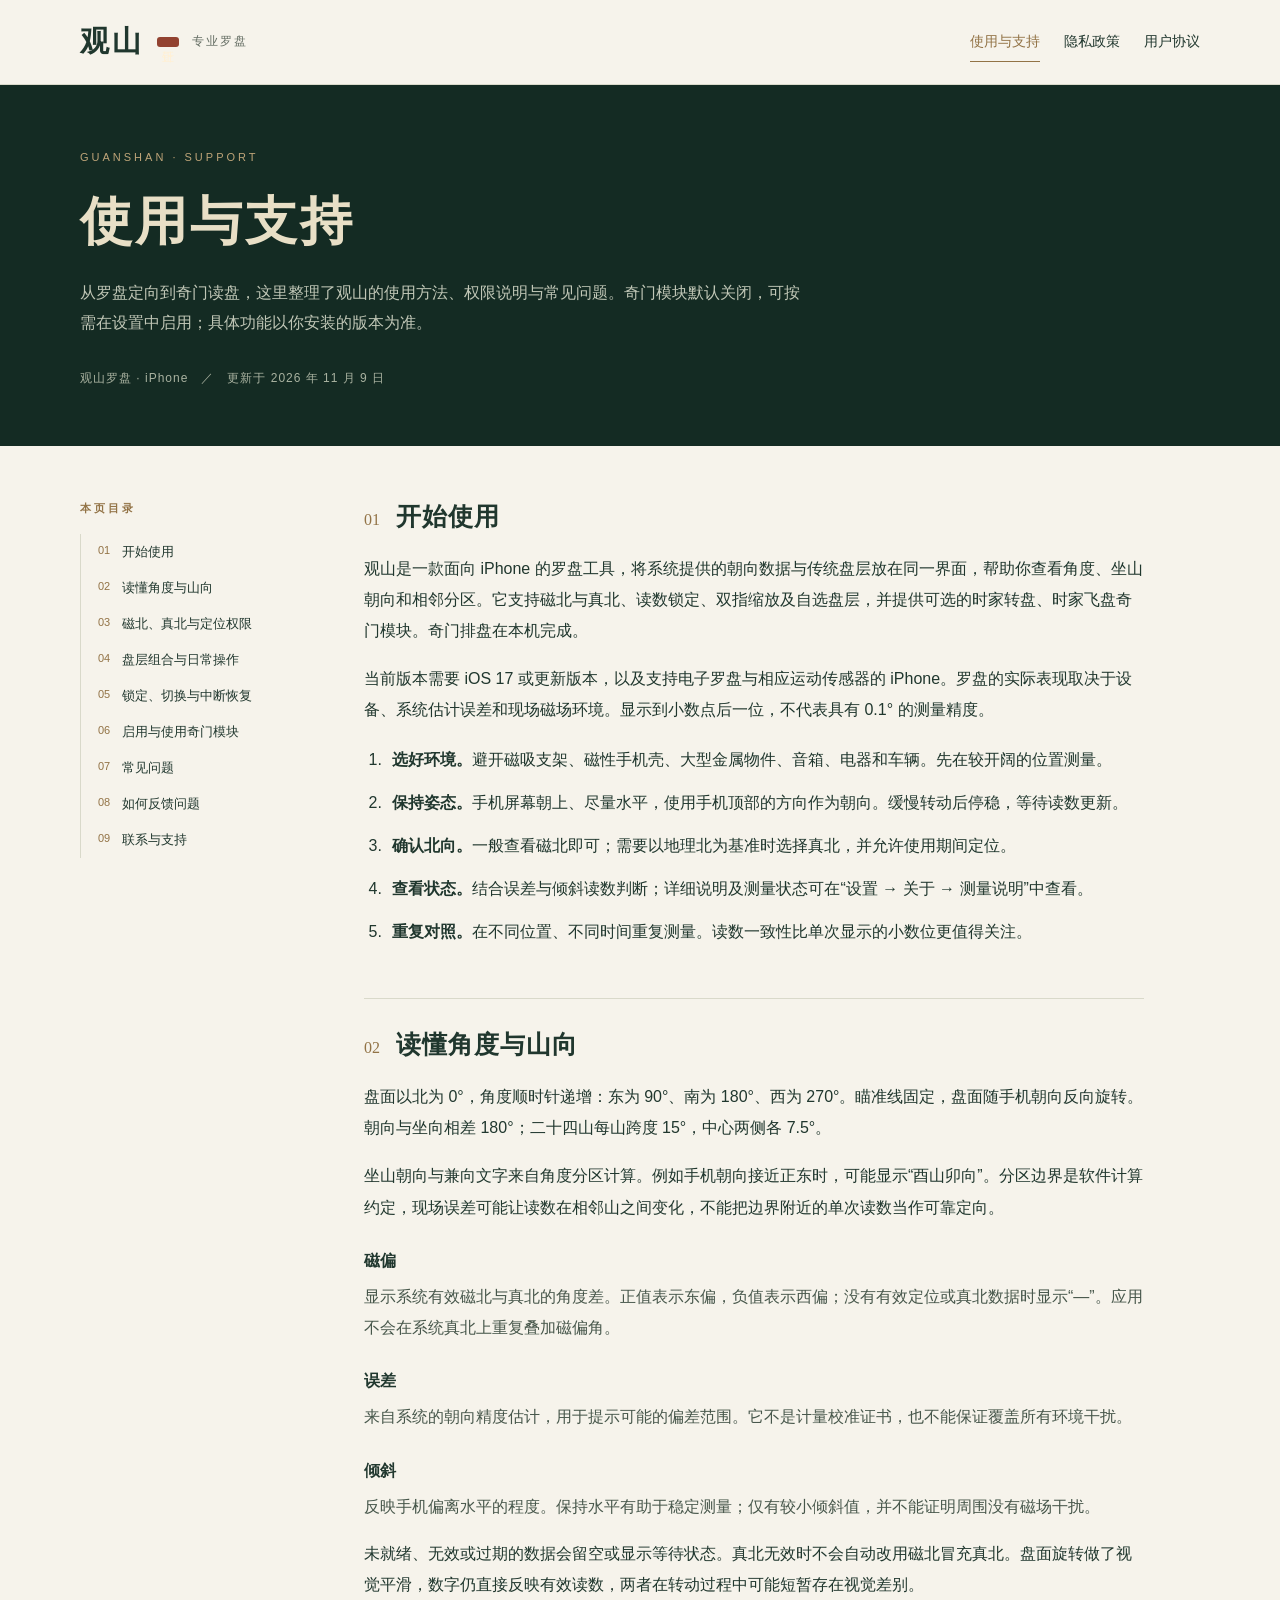
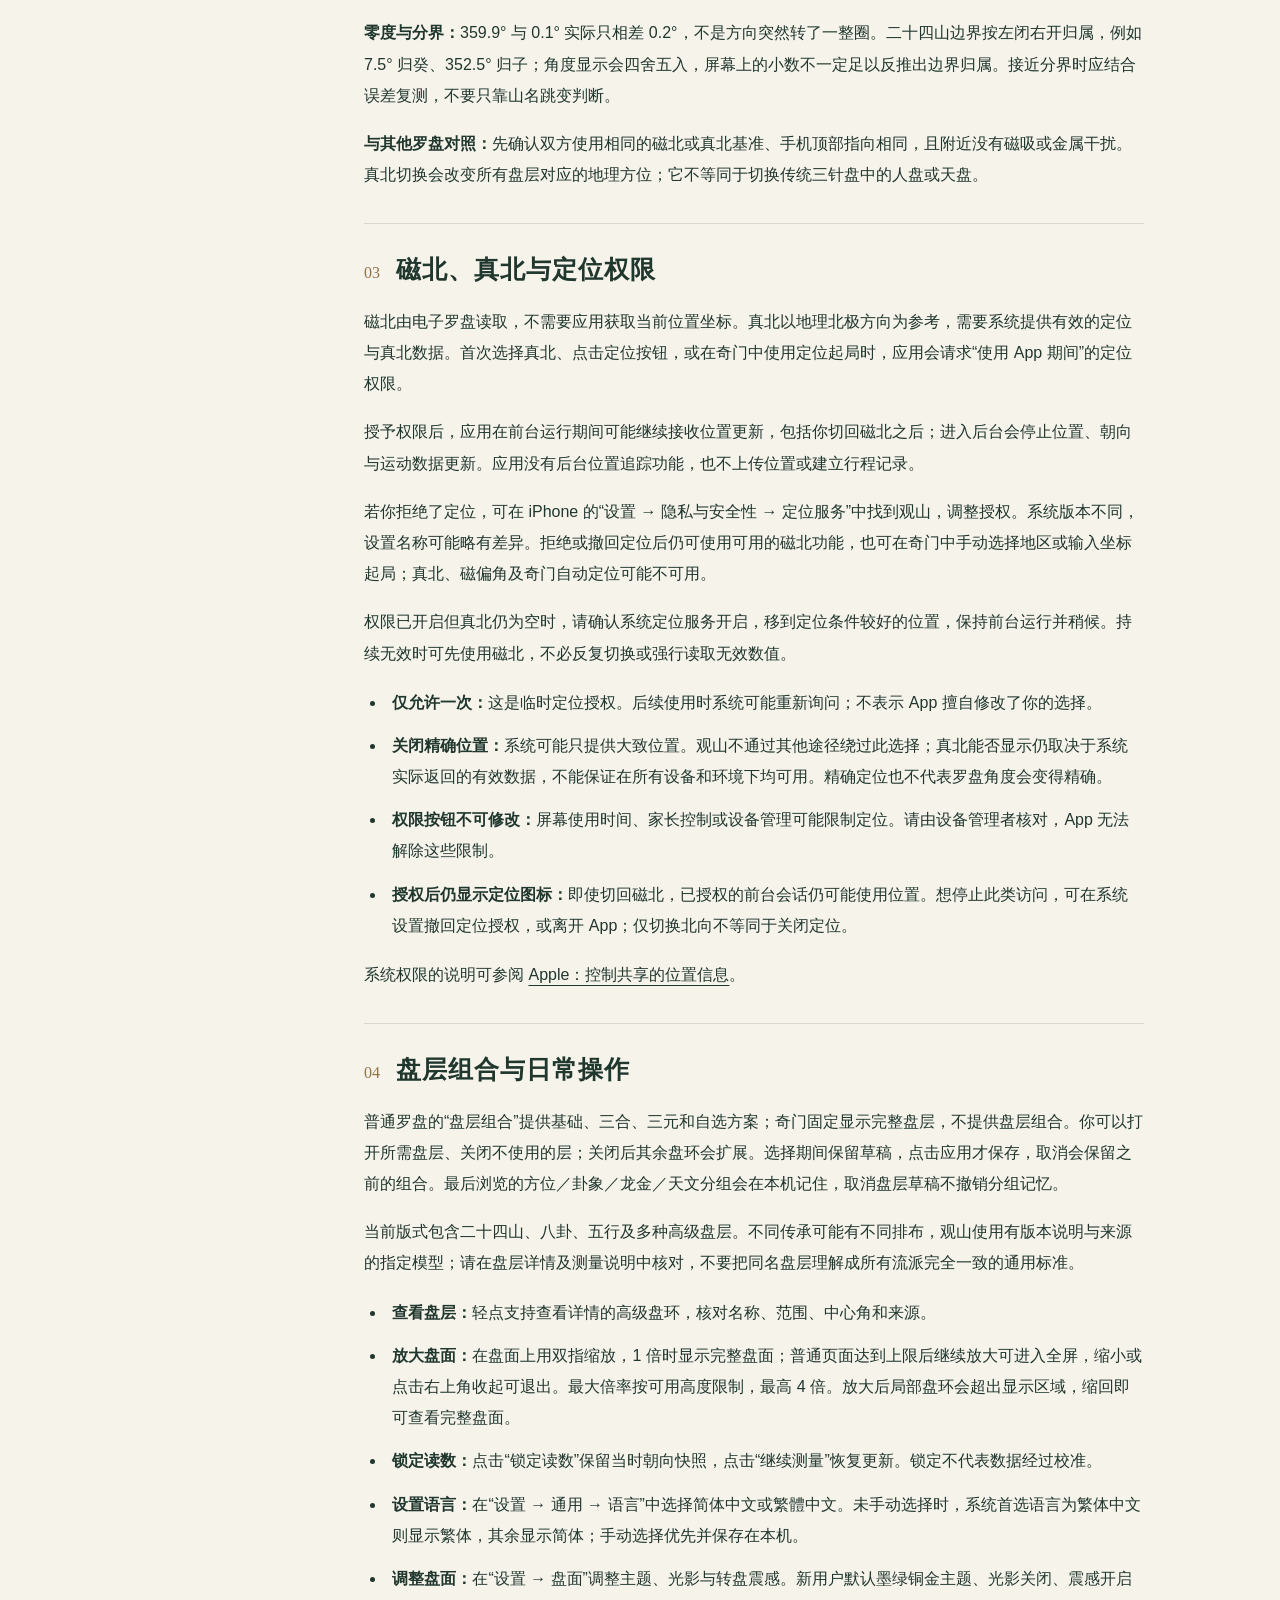
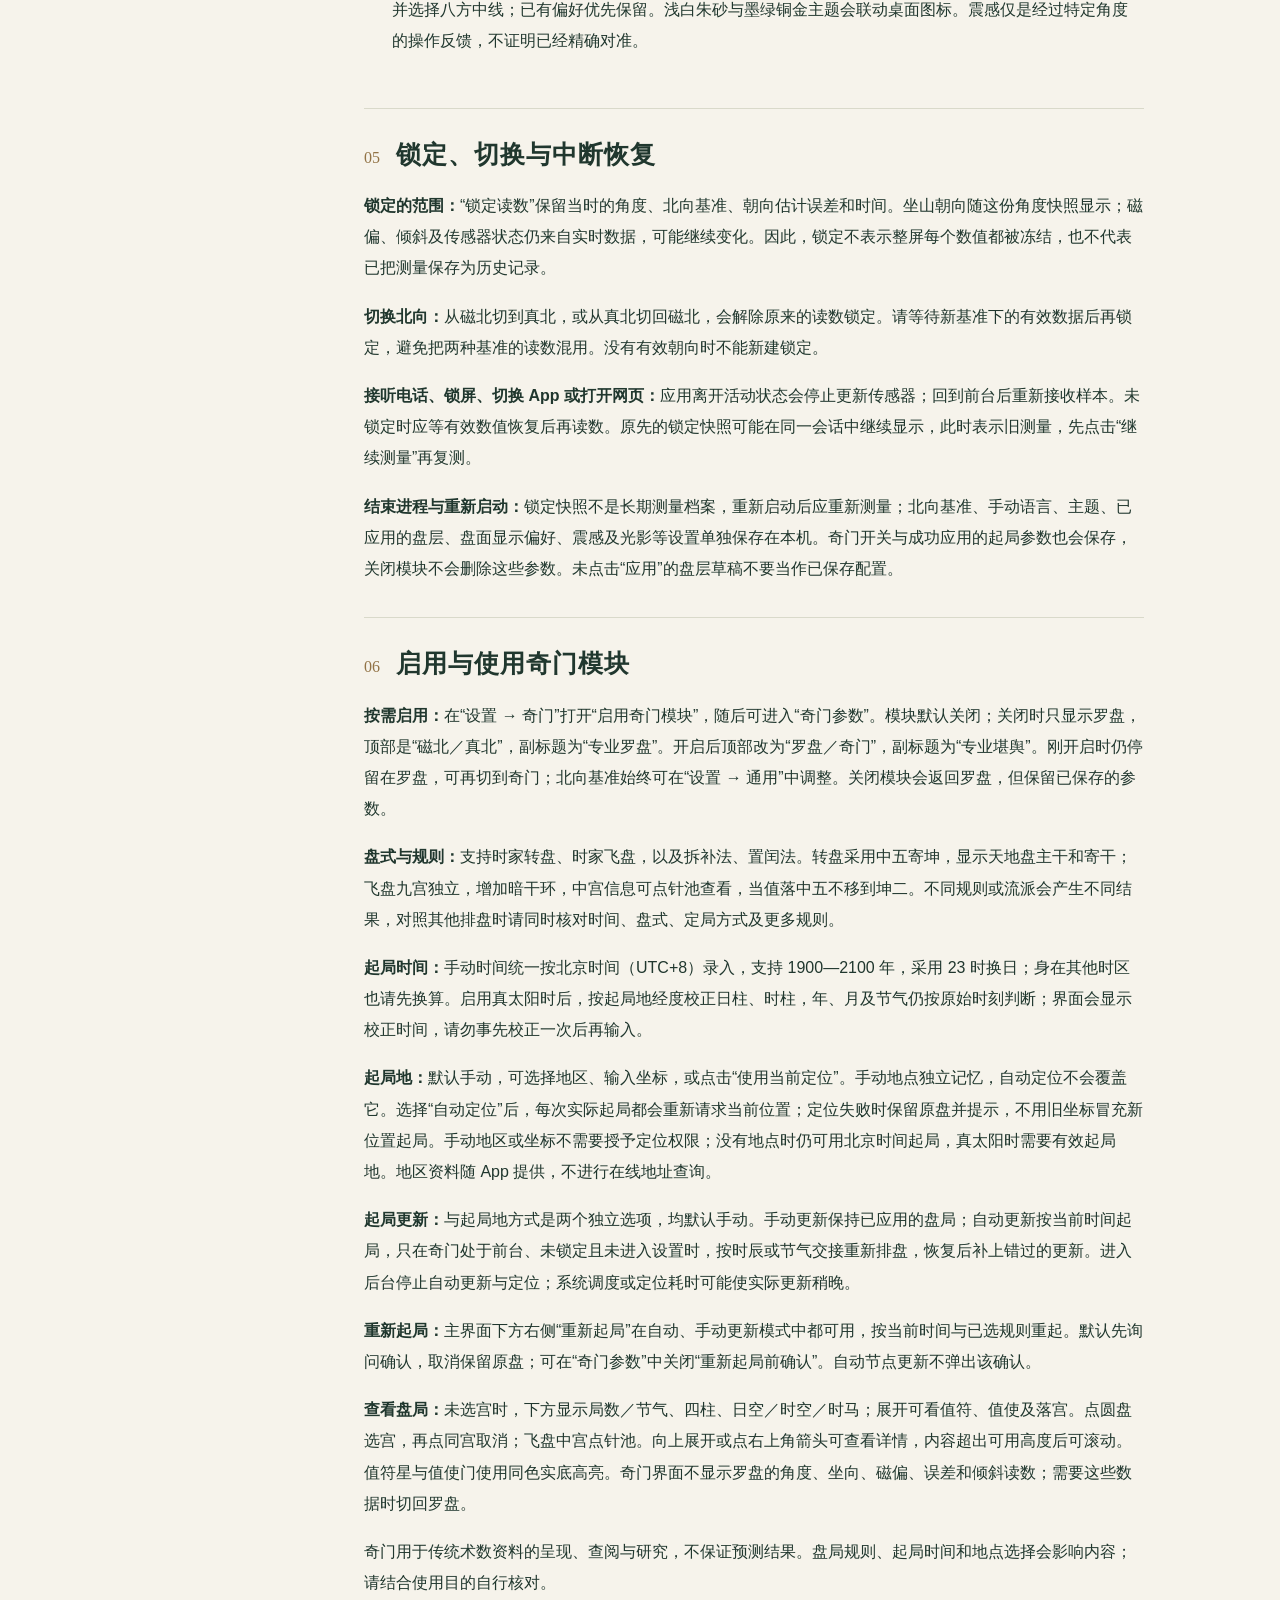
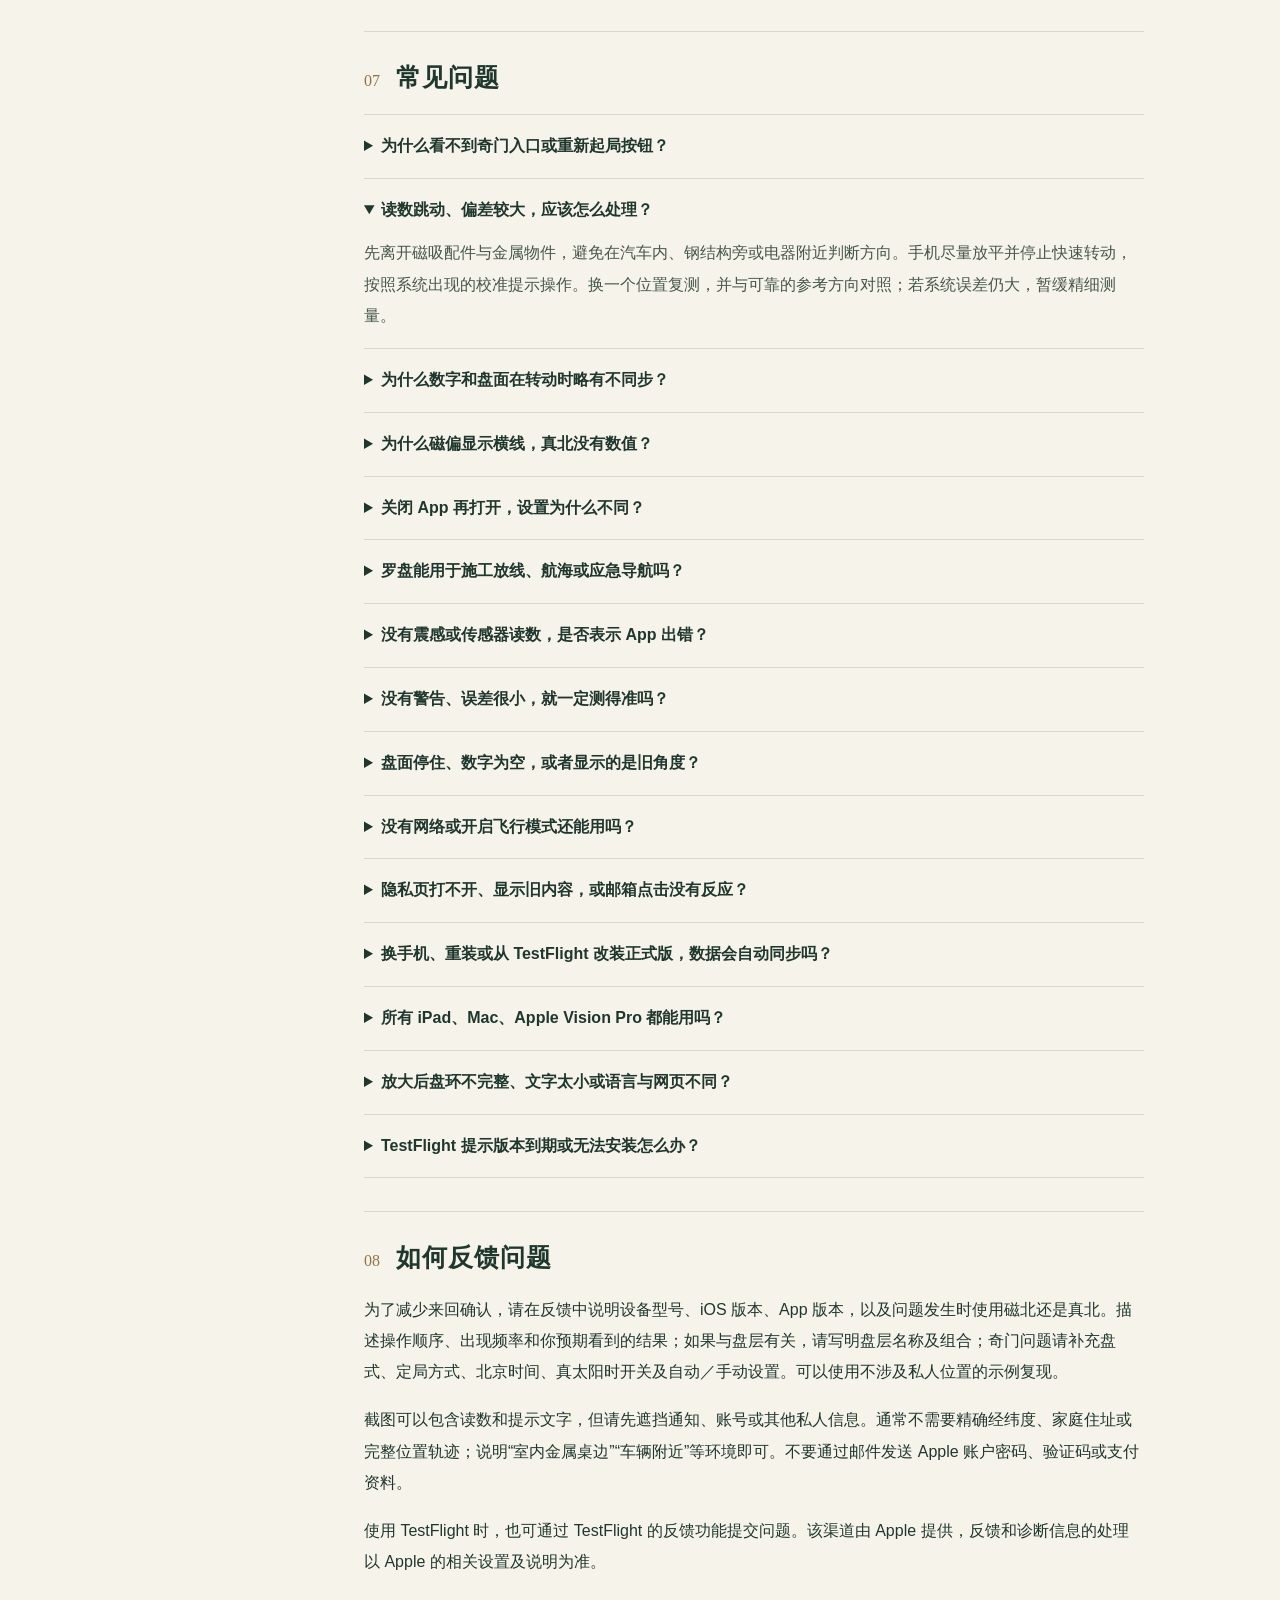
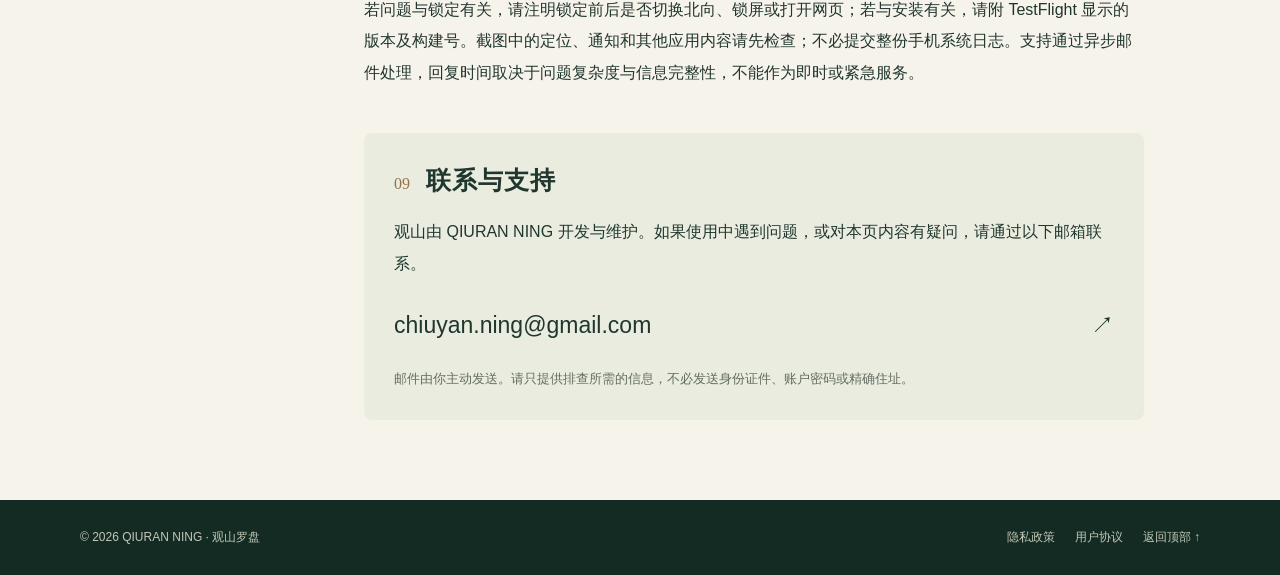
<file: index.html>
<!doctype html>
<html lang="zh-CN"><head><meta charset="utf-8"><meta name="viewport" content="width=device-width,initial-scale=1"><meta name="color-scheme" content="light"><meta name="theme-color" content="#142b23"><meta name="description" content="从罗盘定向到奇门读盘，这里整理了观山的使用方法、权限说明与常见问题。奇门模块默认关闭，可按需在设置中启用；具体功能以你安装的版本为准。"><title>使用与支持 · 观山罗盘</title><link rel="canonical" href="https://chiuyan-dev.github.io/GuanShan-site/"><link rel="stylesheet" href="style.css"><link rel="icon" href="favicon.svg" type="image/svg+xml"></head>
<body id="top"><a class="skip" href="#content">跳到正文</a><header class="masthead"><a class="brand" href="index.html" aria-label="观山罗盘支持首页"><strong>观山</strong><span class="seal" aria-hidden="true">正针</span><small>专业罗盘</small></a><nav class="nav" aria-label="页面导航"><a href="index.html" aria-current="page">使用与支持</a><a href="privacy.html">隐私政策</a><a href="terms.html">用户协议</a></nav></header><div class="hero"><p class="eyebrow">GUANSHAN · SUPPORT</p><h1>使用与支持</h1><p class="intro">从罗盘定向到奇门读盘，这里整理了观山的使用方法、权限说明与常见问题。奇门模块默认关闭，可按需在设置中启用；具体功能以你安装的版本为准。</p><div class="meta">观山罗盘 · iPhone　／　更新于 2026 年 11 月 9 日</div></div><main class="layout" id="content"><aside class="toc"><h2>本页目录</h2><nav aria-label="本页目录"><ol><li><a href="#start"><span>01</span>开始使用</a></li><li><a href="#readings"><span>02</span>读懂角度与山向</a></li><li><a href="#north"><span>03</span>磁北、真北与定位权限</a></li><li><a href="#layers"><span>04</span>盘层组合与日常操作</a></li><li><a href="#sessions"><span>05</span>锁定、切换与中断恢复</a></li><li><a href="#qimen"><span>06</span>启用与使用奇门模块</a></li><li><a href="#questions"><span>07</span>常见问题</a></li><li><a href="#feedback"><span>08</span>如何反馈问题</a></li><li><a href="#contact"><span>09</span>联系与支持</a></li></ol></nav></aside><article class="article" aria-label="使用与支持"><section class="section " id="start" aria-labelledby="heading-start"><div class="section-head"><span class="number" aria-hidden="true">01</span><h2 id="heading-start">开始使用</h2></div><p>观山是一款面向 iPhone 的罗盘工具，将系统提供的朝向数据与传统盘层放在同一界面，帮助你查看角度、坐山朝向和相邻分区。它支持磁北与真北、读数锁定、双指缩放及自选盘层，并提供可选的时家转盘、时家飞盘奇门模块。奇门排盘在本机完成。</p><p>当前版本需要 iOS 17 或更新版本，以及支持电子罗盘与相应运动传感器的 iPhone。罗盘的实际表现取决于设备、系统估计误差和现场磁场环境。显示到小数点后一位，不代表具有 0.1° 的测量精度。</p><ol><li><strong>选好环境。</strong>避开磁吸支架、磁性手机壳、大型金属物件、音箱、电器和车辆。先在较开阔的位置测量。</li><li><strong>保持姿态。</strong>手机屏幕朝上、尽量水平，使用手机顶部的方向作为朝向。缓慢转动后停稳，等待读数更新。</li><li><strong>确认北向。</strong>一般查看磁北即可；需要以地理北为基准时选择真北，并允许使用期间定位。</li><li><strong>查看状态。</strong>结合误差与倾斜读数判断；详细说明及测量状态可在“设置 → 关于 → 测量说明”中查看。</li><li><strong>重复对照。</strong>在不同位置、不同时间重复测量。读数一致性比单次显示的小数位更值得关注。</li></ol></section><section class="section " id="readings" aria-labelledby="heading-readings"><div class="section-head"><span class="number" aria-hidden="true">02</span><h2 id="heading-readings">读懂角度与山向</h2></div><p>盘面以北为 0°，角度顺时针递增：东为 90°、南为 180°、西为 270°。瞄准线固定，盘面随手机朝向反向旋转。朝向与坐向相差 180°；二十四山每山跨度 15°，中心两侧各 7.5°。</p><p>坐山朝向与兼向文字来自角度分区计算。例如手机朝向接近正东时，可能显示“酉山卯向”。分区边界是软件计算约定，现场误差可能让读数在相邻山之间变化，不能把边界附近的单次读数当作可靠定向。</p><dl><dt>磁偏</dt><dd>显示系统有效磁北与真北的角度差。正值表示东偏，负值表示西偏；没有有效定位或真北数据时显示“—”。应用不会在系统真北上重复叠加磁偏角。</dd><dt>误差</dt><dd>来自系统的朝向精度估计，用于提示可能的偏差范围。它不是计量校准证书，也不能保证覆盖所有环境干扰。</dd><dt>倾斜</dt><dd>反映手机偏离水平的程度。保持水平有助于稳定测量；仅有较小倾斜值，并不能证明周围没有磁场干扰。</dd></dl><p>未就绪、无效或过期的数据会留空或显示等待状态。真北无效时不会自动改用磁北冒充真北。盘面旋转做了视觉平滑，数字仍直接反映有效读数，两者在转动过程中可能短暂存在视觉差别。</p><p><strong>零度与分界：</strong>359.9° 与 0.1° 实际只相差 0.2°，不是方向突然转了一整圈。二十四山边界按左闭右开归属，例如 7.5° 归癸、352.5° 归子；角度显示会四舍五入，屏幕上的小数不一定足以反推出边界归属。接近分界时应结合误差复测，不要只靠山名跳变判断。</p><p><strong>与其他罗盘对照：</strong>先确认双方使用相同的磁北或真北基准、手机顶部指向相同，且附近没有磁吸或金属干扰。真北切换会改变所有盘层对应的地理方位；它不等同于切换传统三针盘中的人盘或天盘。</p></section><section class="section " id="north" aria-labelledby="heading-north"><div class="section-head"><span class="number" aria-hidden="true">03</span><h2 id="heading-north">磁北、真北与定位权限</h2></div><p>磁北由电子罗盘读取，不需要应用获取当前位置坐标。真北以地理北极方向为参考，需要系统提供有效的定位与真北数据。首次选择真北、点击定位按钮，或在奇门中使用定位起局时，应用会请求“使用 App 期间”的定位权限。</p><p>授予权限后，应用在前台运行期间可能继续接收位置更新，包括你切回磁北之后；进入后台会停止位置、朝向与运动数据更新。应用没有后台位置追踪功能，也不上传位置或建立行程记录。</p><p>若你拒绝了定位，可在 iPhone 的“设置 → 隐私与安全性 → 定位服务”中找到观山，调整授权。系统版本不同，设置名称可能略有差异。拒绝或撤回定位后仍可使用可用的磁北功能，也可在奇门中手动选择地区或输入坐标起局；真北、磁偏角及奇门自动定位可能不可用。</p><p>权限已开启但真北仍为空时，请确认系统定位服务开启，移到定位条件较好的位置，保持前台运行并稍候。持续无效时可先使用磁北，不必反复切换或强行读取无效数值。</p><ul><li><strong>仅允许一次：</strong>这是临时定位授权。后续使用时系统可能重新询问；不表示 App 擅自修改了你的选择。</li><li><strong>关闭精确位置：</strong>系统可能只提供大致位置。观山不通过其他途径绕过此选择；真北能否显示仍取决于系统实际返回的有效数据，不能保证在所有设备和环境下均可用。精确定位也不代表罗盘角度会变得精确。</li><li><strong>权限按钮不可修改：</strong>屏幕使用时间、家长控制或设备管理可能限制定位。请由设备管理者核对，App 无法解除这些限制。</li><li><strong>授权后仍显示定位图标：</strong>即使切回磁北，已授权的前台会话仍可能使用位置。想停止此类访问，可在系统设置撤回定位授权，或离开 App；仅切换北向不等同于关闭定位。</li></ul><p>系统权限的说明可参阅 <a href="https://support.apple.com/en-gb/guide/iphone/iph3dd5f9be/ios">Apple：控制共享的位置信息</a>。</p></section><section class="section " id="layers" aria-labelledby="heading-layers"><div class="section-head"><span class="number" aria-hidden="true">04</span><h2 id="heading-layers">盘层组合与日常操作</h2></div><p>普通罗盘的“盘层组合”提供基础、三合、三元和自选方案；奇门固定显示完整盘层，不提供盘层组合。你可以打开所需盘层、关闭不使用的层；关闭后其余盘环会扩展。选择期间保留草稿，点击应用才保存，取消会保留之前的组合。最后浏览的方位／卦象／龙金／天文分组会在本机记住，取消盘层草稿不撤销分组记忆。</p><p>当前版式包含二十四山、八卦、五行及多种高级盘层。不同传承可能有不同排布，观山使用有版本说明与来源的指定模型；请在盘层详情及测量说明中核对，不要把同名盘层理解成所有流派完全一致的通用标准。</p><ul><li><strong>查看盘层：</strong>轻点支持查看详情的高级盘环，核对名称、范围、中心角和来源。</li><li><strong>放大盘面：</strong>在盘面上用双指缩放，1 倍时显示完整盘面；普通页面达到上限后继续放大可进入全屏，缩小或点击右上角收起可退出。最大倍率按可用高度限制，最高 4 倍。放大后局部盘环会超出显示区域，缩回即可查看完整盘面。</li><li><strong>锁定读数：</strong>点击“锁定读数”保留当时朝向快照，点击“继续测量”恢复更新。锁定不代表数据经过校准。</li><li><strong>设置语言：</strong>在“设置 → 通用 → 语言”中选择简体中文或繁體中文。未手动选择时，系统首选语言为繁体中文则显示繁体，其余显示简体；手动选择优先并保存在本机。</li><li><strong>调整盘面：</strong>在“设置 → 盘面”调整主题、光影与转盘震感。新用户默认墨绿铜金主题、光影关闭、震感开启并选择八方中线；已有偏好优先保留。浅白朱砂与墨绿铜金主题会联动桌面图标。震感仅是经过特定角度的操作反馈，不证明已经精确对准。</li></ul></section><section class="section " id="sessions" aria-labelledby="heading-sessions"><div class="section-head"><span class="number" aria-hidden="true">05</span><h2 id="heading-sessions">锁定、切换与中断恢复</h2></div><p><strong>锁定的范围：</strong>“锁定读数”保留当时的角度、北向基准、朝向估计误差和时间。坐山朝向随这份角度快照显示；磁偏、倾斜及传感器状态仍来自实时数据，可能继续变化。因此，锁定不表示整屏每个数值都被冻结，也不代表已把测量保存为历史记录。</p><p><strong>切换北向：</strong>从磁北切到真北，或从真北切回磁北，会解除原来的读数锁定。请等待新基准下的有效数据后再锁定，避免把两种基准的读数混用。没有有效朝向时不能新建锁定。</p><p><strong>接听电话、锁屏、切换 App 或打开网页：</strong>应用离开活动状态会停止更新传感器；回到前台后重新接收样本。未锁定时应等有效数值恢复后再读数。原先的锁定快照可能在同一会话中继续显示，此时表示旧测量，先点击“继续测量”再复测。</p><p><strong>结束进程与重新启动：</strong>锁定快照不是长期测量档案，重新启动后应重新测量；北向基准、手动语言、主题、已应用的盘层、盘面显示偏好、震感及光影等设置单独保存在本机。奇门开关与成功应用的起局参数也会保存，关闭模块不会删除这些参数。未点击“应用”的盘层草稿不要当作已保存配置。</p></section><section class="section" id="qimen" aria-labelledby="heading-qimen"><div class="section-head"><span class="number" aria-hidden="true">06</span><h2 id="heading-qimen">启用与使用奇门模块</h2></div>
<p><strong>按需启用：</strong>在“设置 → 奇门”打开“启用奇门模块”，随后可进入“奇门参数”。模块默认关闭；关闭时只显示罗盘，顶部是“磁北／真北”，副标题为“专业罗盘”。开启后顶部改为“罗盘／奇门”，副标题为“专业堪舆”。刚开启时仍停留在罗盘，可再切到奇门；北向基准始终可在“设置 → 通用”中调整。关闭模块会返回罗盘，但保留已保存的参数。</p>
<p><strong>盘式与规则：</strong>支持时家转盘、时家飞盘，以及拆补法、置闰法。转盘采用中五寄坤，显示天地盘主干和寄干；飞盘九宫独立，增加暗干环，中宫信息可点针池查看，当值落中五不移到坤二。不同规则或流派会产生不同结果，对照其他排盘时请同时核对时间、盘式、定局方式及更多规则。</p>
<p><strong>起局时间：</strong>手动时间统一按北京时间（UTC+8）录入，支持 1900—2100 年，采用 23 时换日；身在其他时区也请先换算。启用真太阳时后，按起局地经度校正日柱、时柱，年、月及节气仍按原始时刻判断；界面会显示校正时间，请勿事先校正一次后再输入。</p>
<p><strong>起局地：</strong>默认手动，可选择地区、输入坐标，或点击“使用当前定位”。手动地点独立记忆，自动定位不会覆盖它。选择“自动定位”后，每次实际起局都会重新请求当前位置；定位失败时保留原盘并提示，不用旧坐标冒充新位置起局。手动地区或坐标不需要授予定位权限；没有地点时仍可用北京时间起局，真太阳时需要有效起局地。地区资料随 App 提供，不进行在线地址查询。</p>
<p><strong>起局更新：</strong>与起局地方式是两个独立选项，均默认手动。手动更新保持已应用的盘局；自动更新按当前时间起局，只在奇门处于前台、未锁定且未进入设置时，按时辰或节气交接重新排盘，恢复后补上错过的更新。进入后台停止自动更新与定位；系统调度或定位耗时可能使实际更新稍晚。</p>
<p><strong>重新起局：</strong>主界面下方右侧“重新起局”在自动、手动更新模式中都可用，按当前时间与已选规则重起。默认先询问确认，取消保留原盘；可在“奇门参数”中关闭“重新起局前确认”。自动节点更新不弹出该确认。</p>
<p><strong>查看盘局：</strong>未选宫时，下方显示局数／节气、四柱、日空／时空／时马；展开可看值符、值使及落宫。点圆盘选宫，再点同宫取消；飞盘中宫点针池。向上展开或点右上角箭头可查看详情，内容超出可用高度后可滚动。值符星与值使门使用同色实底高亮。奇门界面不显示罗盘的角度、坐向、磁偏、误差和倾斜读数；需要这些数据时切回罗盘。</p>
<p>奇门用于传统术数资料的呈现、查阅与研究，不保证预测结果。盘局规则、起局时间和地点选择会影响内容；请结合使用目的自行核对。</p></section><section class="section " id="questions" aria-labelledby="heading-questions"><div class="section-head"><span class="number" aria-hidden="true">07</span><h2 id="heading-questions">常见问题</h2></div><details><summary>为什么看不到奇门入口或重新起局按钮？</summary><p>奇门默认关闭，先在“设置 → 奇门”打开“启用奇门模块”，再切到顶部“奇门”。“重新起局”位于奇门主界面下方右侧；罗盘同一位置仍是“盘层组合”。若你的版本尚无这些入口，请以当前安装版本为准，等待可用更新。</p></details><details open><summary>读数跳动、偏差较大，应该怎么处理？</summary><p>先离开磁吸配件与金属物件，避免在汽车内、钢结构旁或电器附近判断方向。手机尽量放平并停止快速转动，按照系统出现的校准提示操作。换一个位置复测，并与可靠的参考方向对照；若系统误差仍大，暂缓精细测量。</p></details><details><summary>为什么数字和盘面在转动时略有不同步？</summary><p>数字用于及时表达读数，盘面旋转则有短暂视觉平滑，避免采样之间的跳变。刚启动、恢复测量或切换北向时，盘面会从当前可见角度过渡。停止转动后再读数；这种平滑不提高传感器的绝对精度。</p></details><details><summary>为什么磁偏显示横线，真北没有数值？</summary><p>通常是定位权限、定位有效性或系统真北数据尚未满足条件。磁偏需要同一次系统朝向样本中的有效磁北与真北。请按上方定位步骤检查；横线表示没有有效数据，不等于磁偏角为零。</p></details><details><summary>关闭 App 再打开，设置为什么不同？</summary><p>手动语言、盘层及盘面设置保存在本机。正常覆盖更新通常保留设置；删除 App、安装不同标识的测试版本，或从不同备份恢复，可能使偏好不同。观山目前不提供账号或开发者云端同步服务。</p></details><details><summary>罗盘能用于施工放线、航海或应急导航吗？</summary><p>不能将本 App 作为这些场景的唯一依据。手机传感器会受现场环境影响，观山不替代经过校准的测量仪器、专业测绘或安全导航设备。传统盘层用于呈现与查阅，不提供对吉凶预测的科学有效性保证。</p></details><details><summary>没有震感或传感器读数，是否表示 App 出错？</summary><p>先检查对应设置、设备硬件和系统状态。不同设备及系统设置可能影响触觉反馈；传感器不可用或数据过期时，应用会显示等待或空数值。保留错误提示的截图，有助于进一步排查。</p></details><details><summary>没有警告、误差很小，就一定测得准吗？</summary><p>不一定。误差和干扰提示来自系统估计与有限的检测条件，无法识别所有稳定的局部磁场偏移。室内钢筋、车辆和配件可能让读数看起来稳定但整体偏离。移到另一处并与可靠参考方向复测，不能用“没有提示”代替校准。</p></details><details><summary>盘面停住、数字为空，或者显示的是旧角度？</summary><p>先确认是否锁定；已锁定时点击“继续测量”。未锁定时，朝向无效或超过有效时间会留空，盘面可能保留上次可见位置，它不代表仍在测量。先回到前台、保持平稳、检查权限和磁性干扰，再查看测量说明中的状态。持续异常时记录步骤与提示，不要把停住的盘面当作当前方位。</p></details><details><summary>没有网络或开启飞行模式还能用吗？</summary><p>盘层、字体、地区资料、奇门排盘和磁北测量逻辑在本机运行，不需要登录服务器；能否取得有效传感器数据仍取决于设备与系统。真北需要有效定位与真北样本，离线不等同于必定可用或必定不可用。支持网页、外部资料、邮件与 TestFlight 下载需要网络；网页打不开不应被当作磁北测量失效。</p></details><details><summary>隐私页打不开、显示旧内容，或邮箱点击没有反应？</summary><p>确认设备能访问网络，可在默认浏览器中重新载入对应网页，或从本页导航重新进入。网站更新时缓存可能短暂保留旧内容。邮箱链接需要设备配置可处理邮件链接的应用；无法打开时，可以复制页面末尾地址到你常用的邮箱主动发送。不要为访问帮助页面安装陌生描述文件或提供账号密码。</p></details><details><summary>换手机、重装或从 TestFlight 改装正式版，数据会自动同步吗？</summary><p>观山没有账号与开发者云同步，不能保证跨设备、不同应用标识或所有安装方式都保留设置。覆盖安装与删除后重装不同，系统备份也可能恢复旧偏好。更换前可自行记下需要的盘层和设置；支持邮箱无法从服务器找回未上传的本地记录。</p></details><details><summary>所有 iPad、Mac、Apple Vision Pro 都能用吗？</summary><p>当前支持目标是具备所需电子罗盘与运动传感器的 iPhone，最低 iOS 17。其他设备即使能够显示网页，也不代表能够运行或提供相同测量能力。安装资格以 App Store 或 TestFlight 的兼容性显示为准，不应通过更改设备环境绕过硬件要求。</p></details><details><summary>放大后盘环不完整、文字太小或语言与网页不同？</summary><p>先双指缩回 1 倍查看完整盘面；高倍放大时会裁去外围部分。应用固定竖屏，主仪表使用固定字号，大字号专用布局尚未完善；如存在阅读或辅助功能障碍，请反馈具体设备和界面。App 的简繁选择不会自动翻译浏览器中的支持页面，目前网页正文为简体中文。</p></details><details><summary>TestFlight 提示版本到期或无法安装怎么办？</summary><p>在 TestFlight 中检查是否有仍可用的新构建，核对测试资格、设备兼容性和系统提示。测试构建的有效期不等于永久使用授权；如开发者尚未提供可用构建，需要等待更新。不要先删除现有应用来尝试“修复”，以免失去本地设置。</p></details></section><section class="section " id="feedback" aria-labelledby="heading-feedback"><div class="section-head"><span class="number" aria-hidden="true">08</span><h2 id="heading-feedback">如何反馈问题</h2></div><p>为了减少来回确认，请在反馈中说明设备型号、iOS 版本、App 版本，以及问题发生时使用磁北还是真北。描述操作顺序、出现频率和你预期看到的结果；如果与盘层有关，请写明盘层名称及组合；奇门问题请补充盘式、定局方式、北京时间、真太阳时开关及自动／手动设置。可以使用不涉及私人位置的示例复现。</p><p>截图可以包含读数和提示文字，但请先遮挡通知、账号或其他私人信息。通常不需要精确经纬度、家庭住址或完整位置轨迹；说明“室内金属桌边”“车辆附近”等环境即可。不要通过邮件发送 Apple 账户密码、验证码或支付资料。</p><p>使用 TestFlight 时，也可通过 TestFlight 的反馈功能提交问题。该渠道由 Apple 提供，反馈和诊断信息的处理以 Apple 的相关设置及说明为准。</p><p>若问题与锁定有关，请注明锁定前后是否切换北向、锁屏或打开网页；若与安装有关，请附 TestFlight 显示的版本及构建号。截图中的定位、通知和其他应用内容请先检查；不必提交整份手机系统日志。支持通过异步邮件处理，回复时间取决于问题复杂度与信息完整性，不能作为即时或紧急服务。</p></section><section class="section contact" id="contact" aria-labelledby="heading-contact"><div class="section-head"><span class="number" aria-hidden="true">09</span><h2 id="heading-contact">联系与支持</h2></div><p>观山由 QIURAN NING 开发与维护。如果使用中遇到问题，或对本页内容有疑问，请通过以下邮箱联系。</p><a class="email" href="mailto:chiuyan.ning@gmail.com">chiuyan.ning@gmail.com<span aria-hidden="true">↗</span></a><p class="small">邮件由你主动发送。请只提供排查所需的信息，不必发送身份证件、账户密码或精确住址。</p></section></article></main><footer><p>© 2026 QIURAN NING · 观山罗盘</p><div class="footer-links"><a href="privacy.html">隐私政策</a><a href="terms.html">用户协议</a><a href="#top">返回顶部 ↑</a></div></footer></body></html>
</file>
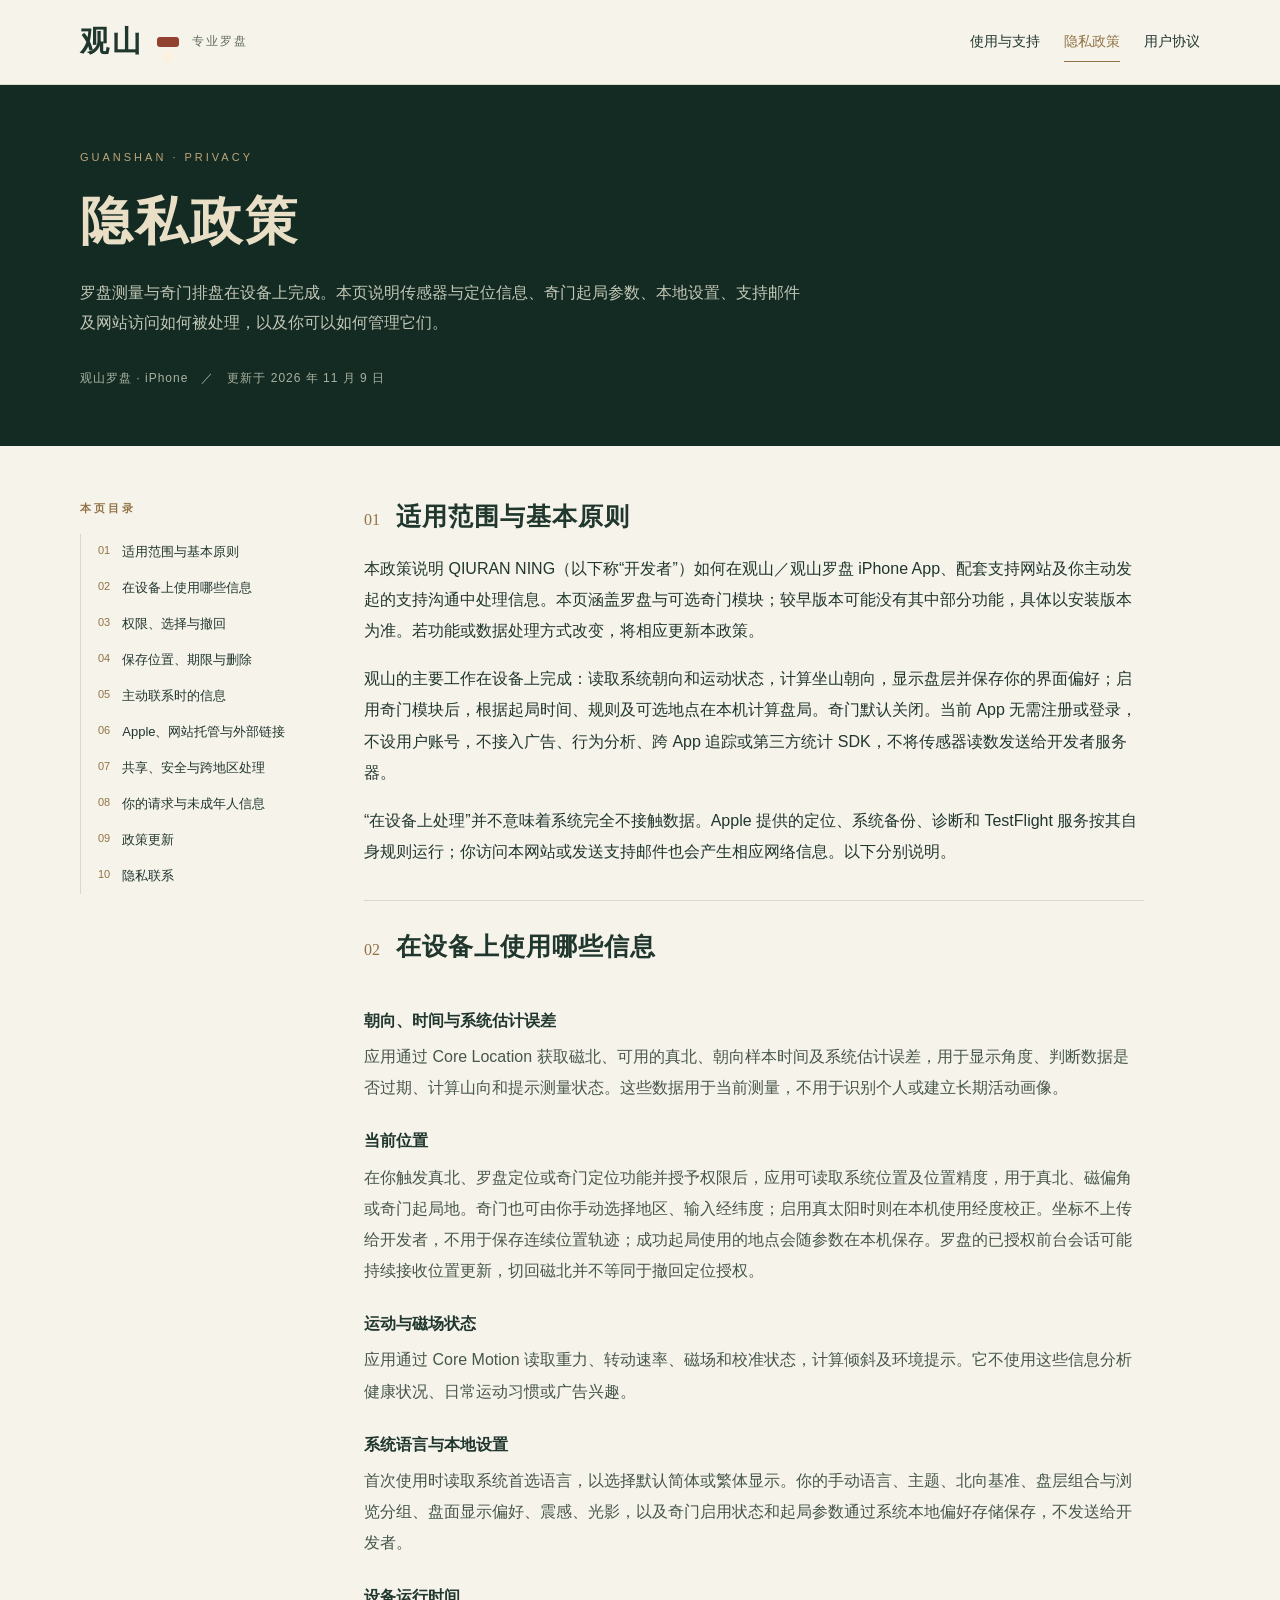
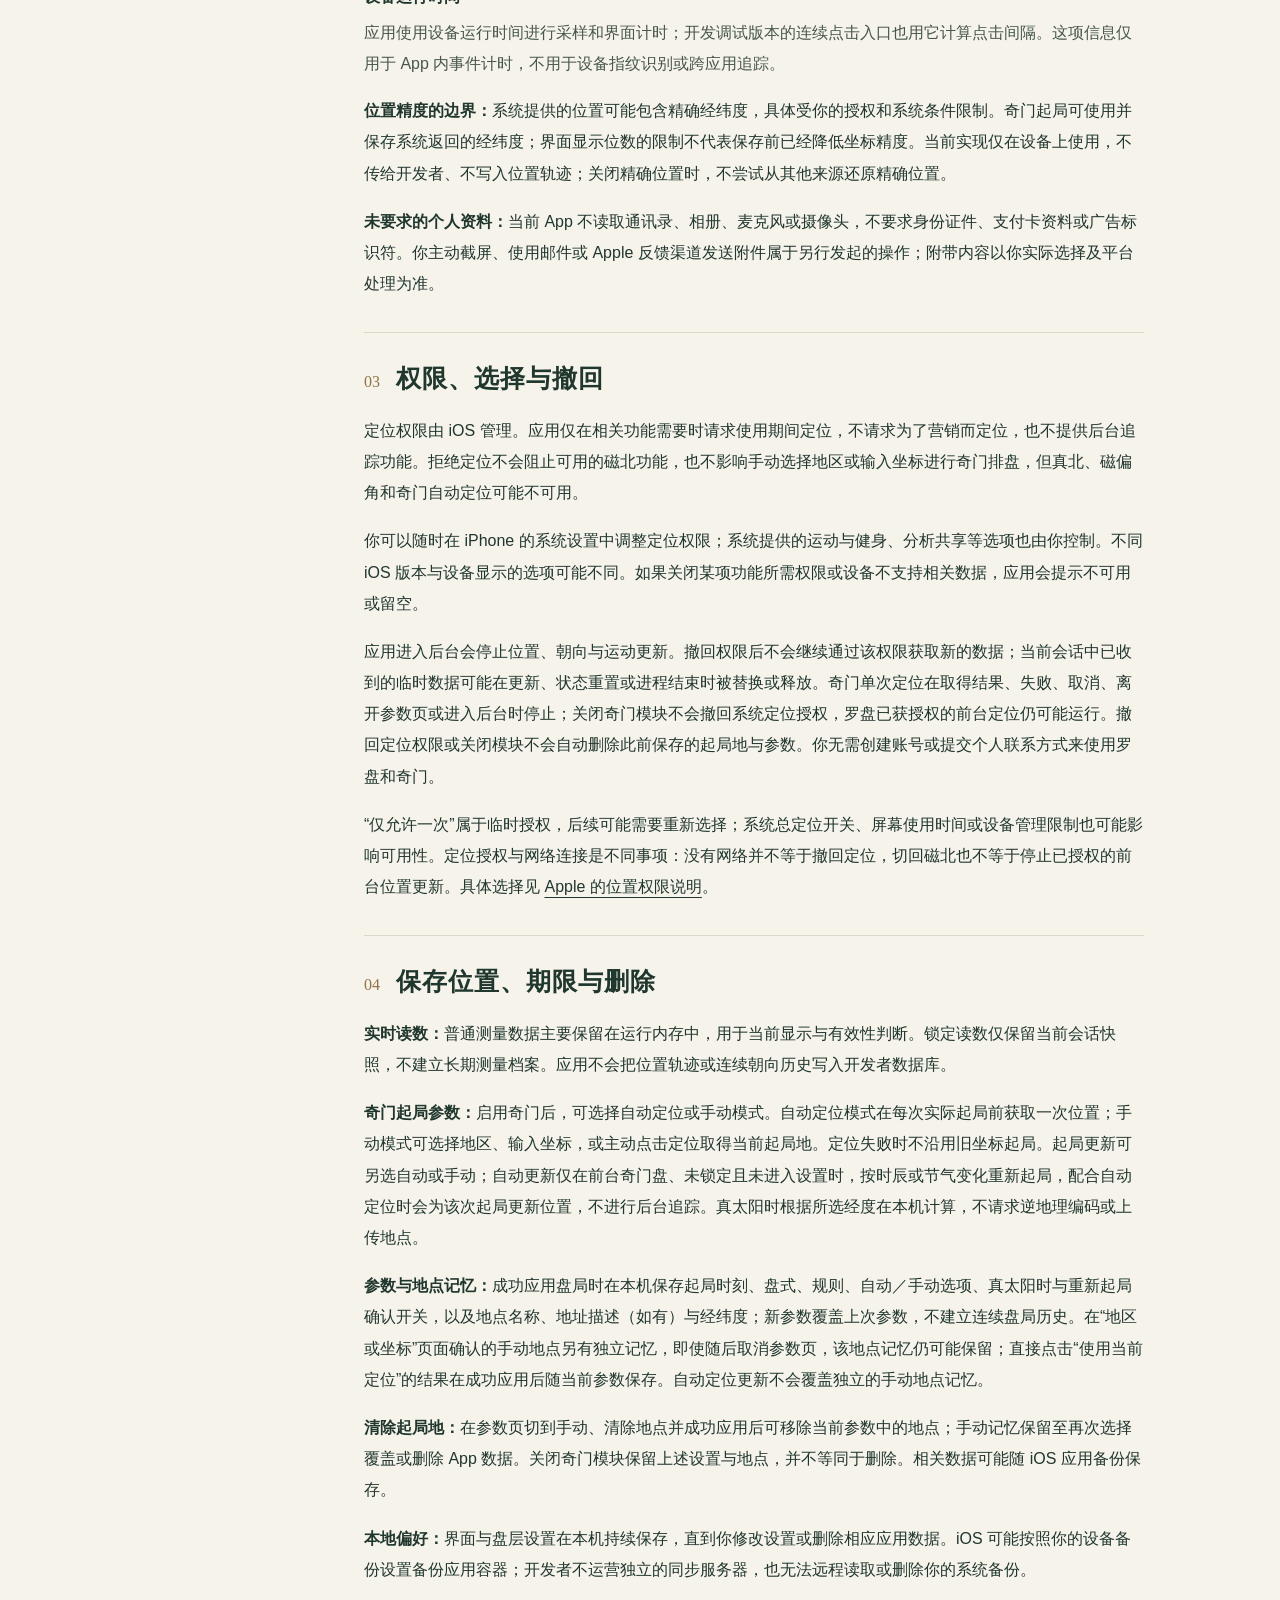
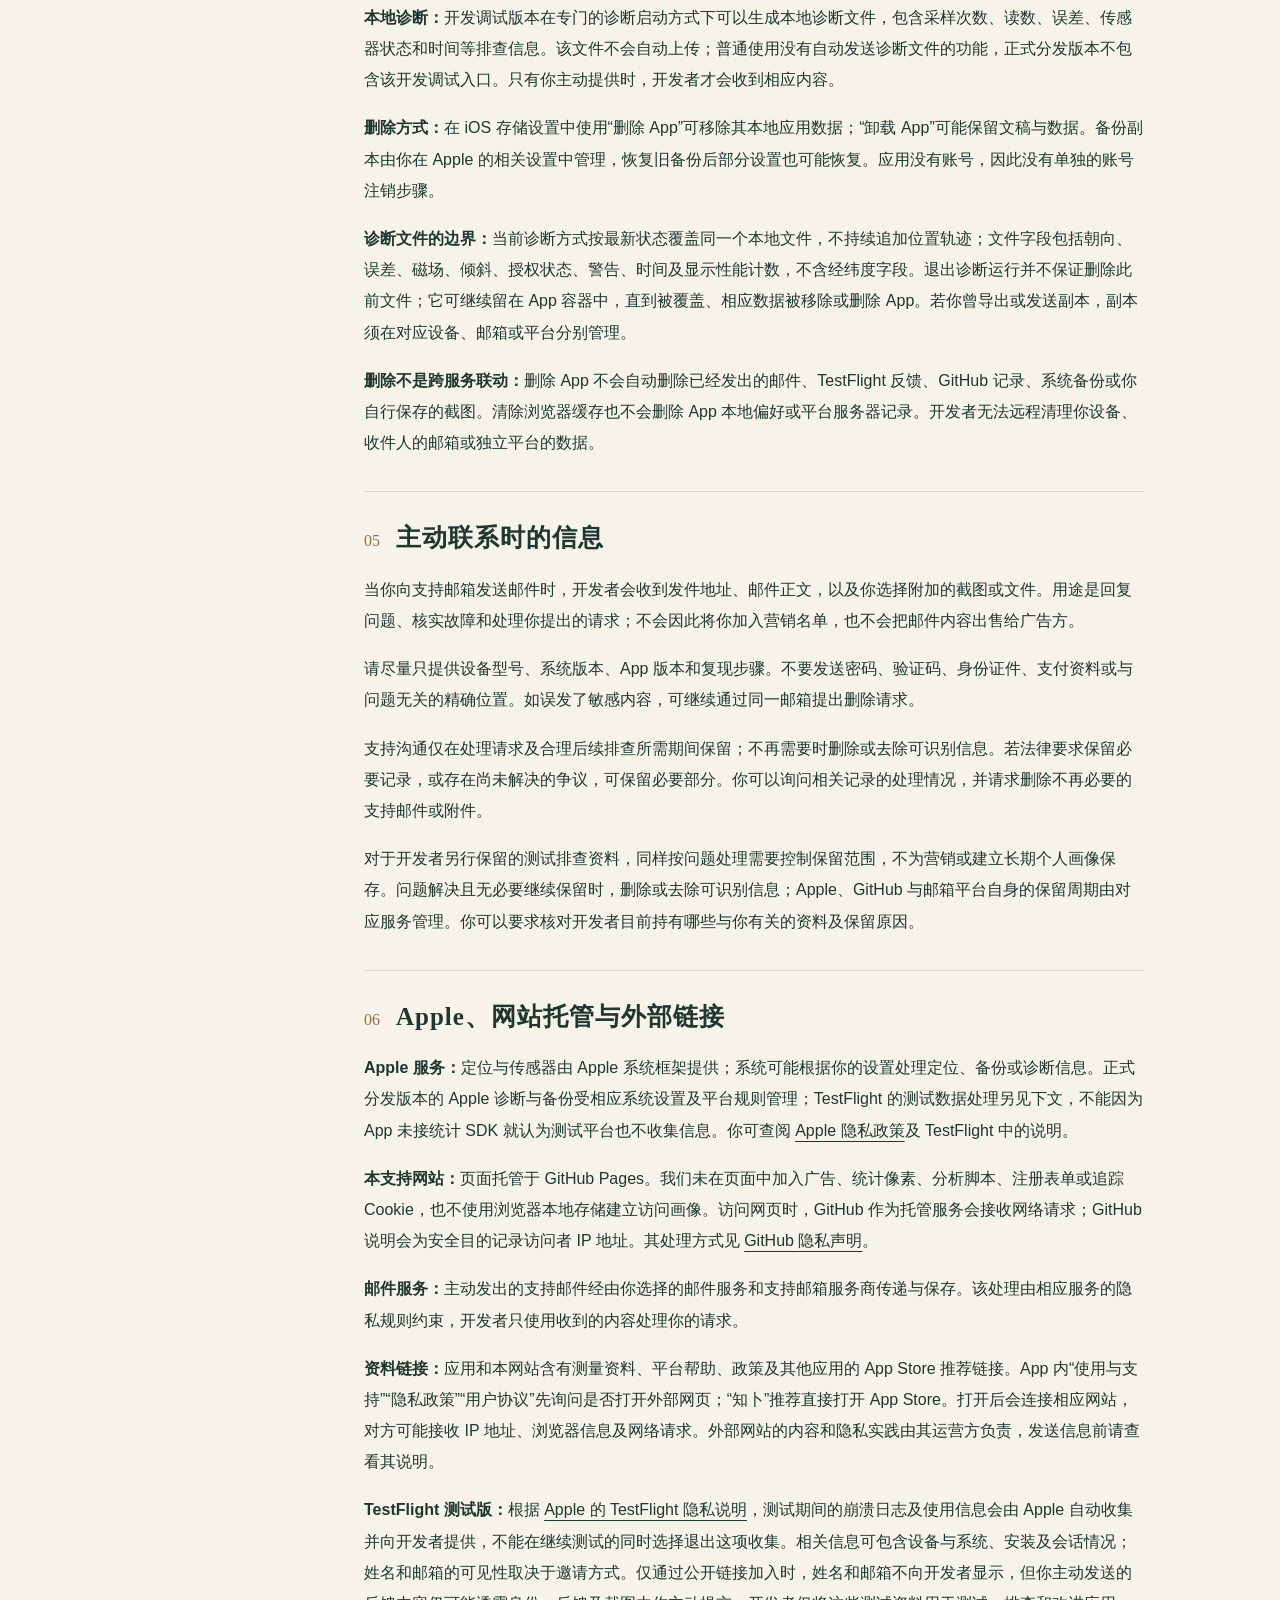
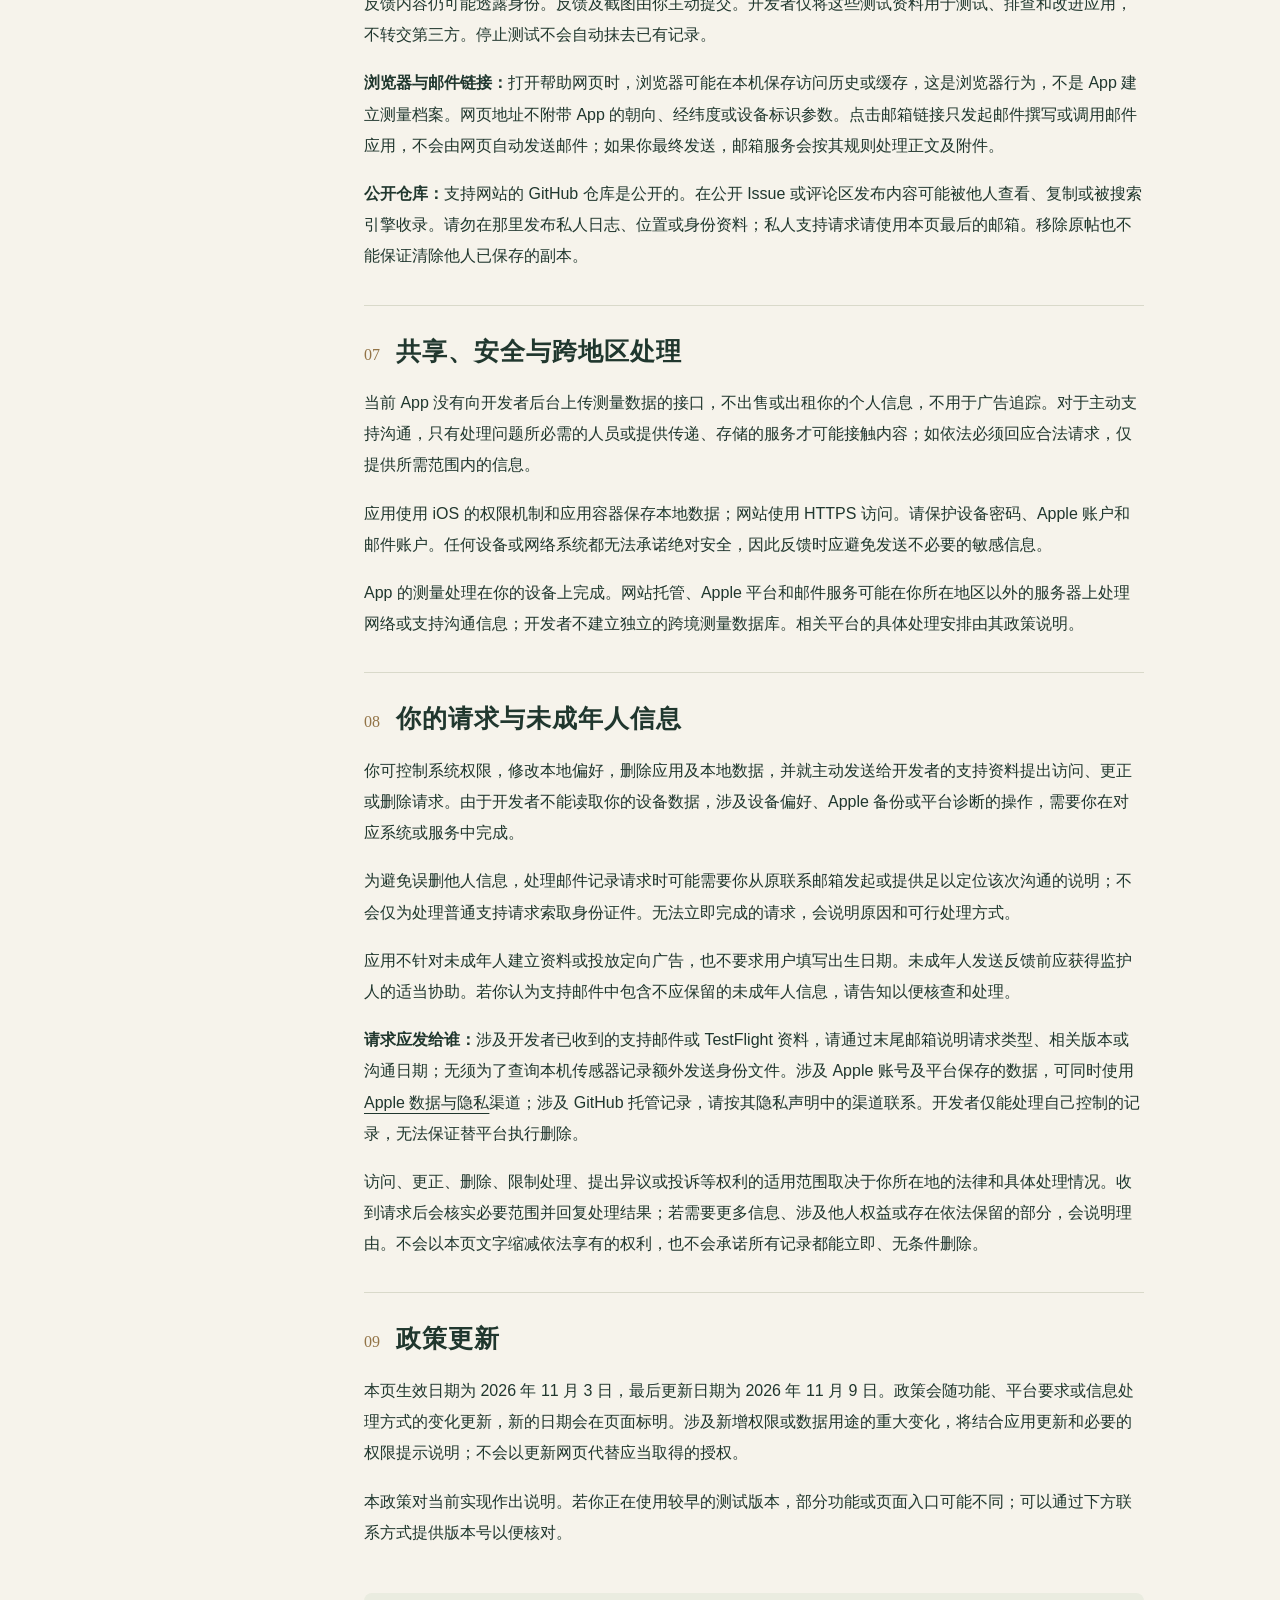
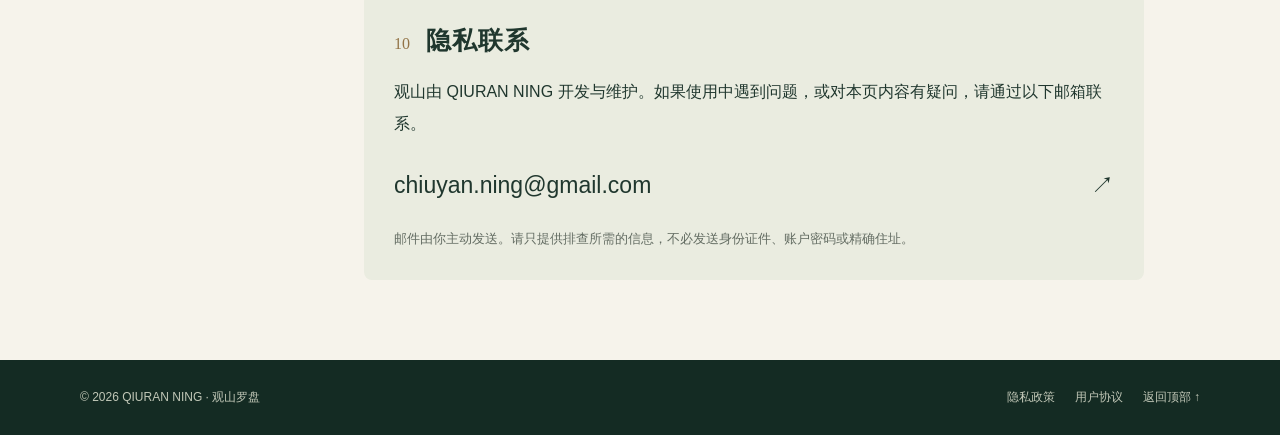
<file: privacy.html>
<!doctype html>
<html lang="zh-CN"><head><meta charset="utf-8"><meta name="viewport" content="width=device-width,initial-scale=1"><meta name="color-scheme" content="light"><meta name="theme-color" content="#142b23"><meta name="description" content="罗盘测量与奇门排盘在设备上完成。本页说明传感器与定位信息、奇门起局参数、本地设置、支持邮件及网站访问如何被处理，以及你可以如何管理它们。"><title>隐私政策 · 观山罗盘</title><link rel="canonical" href="https://chiuyan-dev.github.io/GuanShan-site/privacy.html"><link rel="stylesheet" href="style.css"><link rel="icon" href="favicon.svg" type="image/svg+xml"></head>
<body id="top"><a class="skip" href="#content">跳到正文</a><header class="masthead"><a class="brand" href="index.html" aria-label="观山罗盘支持首页"><strong>观山</strong><span class="seal" aria-hidden="true">正针</span><small>专业罗盘</small></a><nav class="nav" aria-label="页面导航"><a href="index.html">使用与支持</a><a href="privacy.html" aria-current="page">隐私政策</a><a href="terms.html">用户协议</a></nav></header><div class="hero"><p class="eyebrow">GUANSHAN · PRIVACY</p><h1>隐私政策</h1><p class="intro">罗盘测量与奇门排盘在设备上完成。本页说明传感器与定位信息、奇门起局参数、本地设置、支持邮件及网站访问如何被处理，以及你可以如何管理它们。</p><div class="meta">观山罗盘 · iPhone　／　更新于 2026 年 11 月 9 日</div></div><main class="layout" id="content"><aside class="toc"><h2>本页目录</h2><nav aria-label="本页目录"><ol><li><a href="#scope"><span>01</span>适用范围与基本原则</a></li><li><a href="#device"><span>02</span>在设备上使用哪些信息</a></li><li><a href="#permissions"><span>03</span>权限、选择与撤回</a></li><li><a href="#storage"><span>04</span>保存位置、期限与删除</a></li><li><a href="#support-data"><span>05</span>主动联系时的信息</a></li><li><a href="#services"><span>06</span>Apple、网站托管与外部链接</a></li><li><a href="#sharing"><span>07</span>共享、安全与跨地区处理</a></li><li><a href="#rights"><span>08</span>你的请求与未成年人信息</a></li><li><a href="#changes"><span>09</span>政策更新</a></li><li><a href="#contact"><span>10</span>隐私联系</a></li></ol></nav></aside><article class="article" aria-label="隐私政策"><section class="section " id="scope" aria-labelledby="heading-scope"><div class="section-head"><span class="number" aria-hidden="true">01</span><h2 id="heading-scope">适用范围与基本原则</h2></div><p>本政策说明 QIURAN NING（以下称“开发者”）如何在观山／观山罗盘 iPhone App、配套支持网站及你主动发起的支持沟通中处理信息。本页涵盖罗盘与可选奇门模块；较早版本可能没有其中部分功能，具体以安装版本为准。若功能或数据处理方式改变，将相应更新本政策。</p><p>观山的主要工作在设备上完成：读取系统朝向和运动状态，计算坐山朝向，显示盘层并保存你的界面偏好；启用奇门模块后，根据起局时间、规则及可选地点在本机计算盘局。奇门默认关闭。当前 App 无需注册或登录，不设用户账号，不接入广告、行为分析、跨 App 追踪或第三方统计 SDK，不将传感器读数发送给开发者服务器。</p><p>“在设备上处理”并不意味着系统完全不接触数据。Apple 提供的定位、系统备份、诊断和 TestFlight 服务按其自身规则运行；你访问本网站或发送支持邮件也会产生相应网络信息。以下分别说明。</p></section><section class="section " id="device" aria-labelledby="heading-device"><div class="section-head"><span class="number" aria-hidden="true">02</span><h2 id="heading-device">在设备上使用哪些信息</h2></div><dl><dt>朝向、时间与系统估计误差</dt><dd>应用通过 Core Location 获取磁北、可用的真北、朝向样本时间及系统估计误差，用于显示角度、判断数据是否过期、计算山向和提示测量状态。这些数据用于当前测量，不用于识别个人或建立长期活动画像。</dd><dt>当前位置</dt><dd>在你触发真北、罗盘定位或奇门定位功能并授予权限后，应用可读取系统位置及位置精度，用于真北、磁偏角或奇门起局地。奇门也可由你手动选择地区、输入经纬度；启用真太阳时则在本机使用经度校正。坐标不上传给开发者，不用于保存连续位置轨迹；成功起局使用的地点会随参数在本机保存。罗盘的已授权前台会话可能持续接收位置更新，切回磁北并不等同于撤回定位授权。</dd><dt>运动与磁场状态</dt><dd>应用通过 Core Motion 读取重力、转动速率、磁场和校准状态，计算倾斜及环境提示。它不使用这些信息分析健康状况、日常运动习惯或广告兴趣。</dd><dt>系统语言与本地设置</dt><dd>首次使用时读取系统首选语言，以选择默认简体或繁体显示。你的手动语言、主题、北向基准、盘层组合与浏览分组、盘面显示偏好、震感、光影，以及奇门启用状态和起局参数通过系统本地偏好存储保存，不发送给开发者。</dd><dt>设备运行时间</dt><dd>应用使用设备运行时间进行采样和界面计时；开发调试版本的连续点击入口也用它计算点击间隔。这项信息仅用于 App 内事件计时，不用于设备指纹识别或跨应用追踪。</dd></dl><p><strong>位置精度的边界：</strong>系统提供的位置可能包含精确经纬度，具体受你的授权和系统条件限制。奇门起局可使用并保存系统返回的经纬度；界面显示位数的限制不代表保存前已经降低坐标精度。当前实现仅在设备上使用，不传给开发者、不写入位置轨迹；关闭精确位置时，不尝试从其他来源还原精确位置。</p><p><strong>未要求的个人资料：</strong>当前 App 不读取通讯录、相册、麦克风或摄像头，不要求身份证件、支付卡资料或广告标识符。你主动截屏、使用邮件或 Apple 反馈渠道发送附件属于另行发起的操作；附带内容以你实际选择及平台处理为准。</p></section><section class="section " id="permissions" aria-labelledby="heading-permissions"><div class="section-head"><span class="number" aria-hidden="true">03</span><h2 id="heading-permissions">权限、选择与撤回</h2></div><p>定位权限由 iOS 管理。应用仅在相关功能需要时请求使用期间定位，不请求为了营销而定位，也不提供后台追踪功能。拒绝定位不会阻止可用的磁北功能，也不影响手动选择地区或输入坐标进行奇门排盘，但真北、磁偏角和奇门自动定位可能不可用。</p><p>你可以随时在 iPhone 的系统设置中调整定位权限；系统提供的运动与健身、分析共享等选项也由你控制。不同 iOS 版本与设备显示的选项可能不同。如果关闭某项功能所需权限或设备不支持相关数据，应用会提示不可用或留空。</p><p>应用进入后台会停止位置、朝向与运动更新。撤回权限后不会继续通过该权限获取新的数据；当前会话中已收到的临时数据可能在更新、状态重置或进程结束时被替换或释放。奇门单次定位在取得结果、失败、取消、离开参数页或进入后台时停止；关闭奇门模块不会撤回系统定位授权，罗盘已获授权的前台定位仍可能运行。撤回定位权限或关闭模块不会自动删除此前保存的起局地与参数。你无需创建账号或提交个人联系方式来使用罗盘和奇门。</p><p>“仅允许一次”属于临时授权，后续可能需要重新选择；系统总定位开关、屏幕使用时间或设备管理限制也可能影响可用性。定位授权与网络连接是不同事项：没有网络并不等于撤回定位，切回磁北也不等于停止已授权的前台位置更新。具体选择见 <a href="https://support.apple.com/en-gb/guide/iphone/iph3dd5f9be/ios">Apple 的位置权限说明</a>。</p></section><section class="section " id="storage" aria-labelledby="heading-storage"><div class="section-head"><span class="number" aria-hidden="true">04</span><h2 id="heading-storage">保存位置、期限与删除</h2></div><p><strong>实时读数：</strong>普通测量数据主要保留在运行内存中，用于当前显示与有效性判断。锁定读数仅保留当前会话快照，不建立长期测量档案。应用不会把位置轨迹或连续朝向历史写入开发者数据库。</p><p><strong>奇门起局参数：</strong>启用奇门后，可选择自动定位或手动模式。自动定位模式在每次实际起局前获取一次位置；手动模式可选择地区、输入坐标，或主动点击定位取得当前起局地。定位失败时不沿用旧坐标起局。起局更新可另选自动或手动；自动更新仅在前台奇门盘、未锁定且未进入设置时，按时辰或节气变化重新起局，配合自动定位时会为该次起局更新位置，不进行后台追踪。真太阳时根据所选经度在本机计算，不请求逆地理编码或上传地点。</p><p><strong>参数与地点记忆：</strong>成功应用盘局时在本机保存起局时刻、盘式、规则、自动／手动选项、真太阳时与重新起局确认开关，以及地点名称、地址描述（如有）与经纬度；新参数覆盖上次参数，不建立连续盘局历史。在“地区或坐标”页面确认的手动地点另有独立记忆，即使随后取消参数页，该地点记忆仍可能保留；直接点击“使用当前定位”的结果在成功应用后随当前参数保存。自动定位更新不会覆盖独立的手动地点记忆。</p><p><strong>清除起局地：</strong>在参数页切到手动、清除地点并成功应用后可移除当前参数中的地点；手动记忆保留至再次选择覆盖或删除 App 数据。关闭奇门模块保留上述设置与地点，并不等同于删除。相关数据可能随 iOS 应用备份保存。</p><p><strong>本地偏好：</strong>界面与盘层设置在本机持续保存，直到你修改设置或删除相应应用数据。iOS 可能按照你的设备备份设置备份应用容器；开发者不运营独立的同步服务器，也无法远程读取或删除你的系统备份。</p><p><strong>本地诊断：</strong>开发调试版本在专门的诊断启动方式下可以生成本地诊断文件，包含采样次数、读数、误差、传感器状态和时间等排查信息。该文件不会自动上传；普通使用没有自动发送诊断文件的功能，正式分发版本不包含该开发调试入口。只有你主动提供时，开发者才会收到相应内容。</p><p><strong>删除方式：</strong>在 iOS 存储设置中使用“删除 App”可移除其本地应用数据；“卸载 App”可能保留文稿与数据。备份副本由你在 Apple 的相关设置中管理，恢复旧备份后部分设置也可能恢复。应用没有账号，因此没有单独的账号注销步骤。</p><p><strong>诊断文件的边界：</strong>当前诊断方式按最新状态覆盖同一个本地文件，不持续追加位置轨迹；文件字段包括朝向、误差、磁场、倾斜、授权状态、警告、时间及显示性能计数，不含经纬度字段。退出诊断运行并不保证删除此前文件；它可继续留在 App 容器中，直到被覆盖、相应数据被移除或删除 App。若你曾导出或发送副本，副本须在对应设备、邮箱或平台分别管理。</p><p><strong>删除不是跨服务联动：</strong>删除 App 不会自动删除已经发出的邮件、TestFlight 反馈、GitHub 记录、系统备份或你自行保存的截图。清除浏览器缓存也不会删除 App 本地偏好或平台服务器记录。开发者无法远程清理你设备、收件人的邮箱或独立平台的数据。</p></section><section class="section " id="support-data" aria-labelledby="heading-support-data"><div class="section-head"><span class="number" aria-hidden="true">05</span><h2 id="heading-support-data">主动联系时的信息</h2></div><p>当你向支持邮箱发送邮件时，开发者会收到发件地址、邮件正文，以及你选择附加的截图或文件。用途是回复问题、核实故障和处理你提出的请求；不会因此将你加入营销名单，也不会把邮件内容出售给广告方。</p><p>请尽量只提供设备型号、系统版本、App 版本和复现步骤。不要发送密码、验证码、身份证件、支付资料或与问题无关的精确位置。如误发了敏感内容，可继续通过同一邮箱提出删除请求。</p><p>支持沟通仅在处理请求及合理后续排查所需期间保留；不再需要时删除或去除可识别信息。若法律要求保留必要记录，或存在尚未解决的争议，可保留必要部分。你可以询问相关记录的处理情况，并请求删除不再必要的支持邮件或附件。</p><p>对于开发者另行保留的测试排查资料，同样按问题处理需要控制保留范围，不为营销或建立长期个人画像保存。问题解决且无必要继续保留时，删除或去除可识别信息；Apple、GitHub 与邮箱平台自身的保留周期由对应服务管理。你可以要求核对开发者目前持有哪些与你有关的资料及保留原因。</p></section><section class="section " id="services" aria-labelledby="heading-services"><div class="section-head"><span class="number" aria-hidden="true">06</span><h2 id="heading-services">Apple、网站托管与外部链接</h2></div><p><strong>Apple 服务：</strong>定位与传感器由 Apple 系统框架提供；系统可能根据你的设置处理定位、备份或诊断信息。正式分发版本的 Apple 诊断与备份受相应系统设置及平台规则管理；TestFlight 的测试数据处理另见下文，不能因为 App 未接统计 SDK 就认为测试平台也不收集信息。你可查阅 <a href="https://www.apple.com/legal/privacy/" rel="noopener noreferrer">Apple 隐私政策</a>及 TestFlight 中的说明。</p><p><strong>本支持网站：</strong>页面托管于 GitHub Pages。我们未在页面中加入广告、统计像素、分析脚本、注册表单或追踪 Cookie，也不使用浏览器本地存储建立访问画像。访问网页时，GitHub 作为托管服务会接收网络请求；GitHub 说明会为安全目的记录访问者 IP 地址。其处理方式见 <a href="https://docs.github.com/en/site-policy/privacy-policies/github-general-privacy-statement" rel="noopener noreferrer">GitHub 隐私声明</a>。</p><p><strong>邮件服务：</strong>主动发出的支持邮件经由你选择的邮件服务和支持邮箱服务商传递与保存。该处理由相应服务的隐私规则约束，开发者只使用收到的内容处理你的请求。</p><p><strong>资料链接：</strong>应用和本网站含有测量资料、平台帮助、政策及其他应用的 App Store 推荐链接。App 内“使用与支持”“隐私政策”“用户协议”先询问是否打开外部网页；“知卜”推荐直接打开 App Store。打开后会连接相应网站，对方可能接收 IP 地址、浏览器信息及网络请求。外部网站的内容和隐私实践由其运营方负责，发送信息前请查看其说明。</p><p><strong>TestFlight 测试版：</strong>根据 <a href="https://www.apple.com/legal/privacy/data/en/test-flight/">Apple 的 TestFlight 隐私说明</a>，测试期间的崩溃日志及使用信息会由 Apple 自动收集并向开发者提供，不能在继续测试的同时选择退出这项收集。相关信息可包含设备与系统、安装及会话情况；姓名和邮箱的可见性取决于邀请方式。仅通过公开链接加入时，姓名和邮箱不向开发者显示，但你主动发送的反馈内容仍可能透露身份。反馈及截图由你主动提交。开发者仅将这些测试资料用于测试、排查和改进应用，不转交第三方。停止测试不会自动抹去已有记录。</p><p><strong>浏览器与邮件链接：</strong>打开帮助网页时，浏览器可能在本机保存访问历史或缓存，这是浏览器行为，不是 App 建立测量档案。网页地址不附带 App 的朝向、经纬度或设备标识参数。点击邮箱链接只发起邮件撰写或调用邮件应用，不会由网页自动发送邮件；如果你最终发送，邮箱服务会按其规则处理正文及附件。</p><p><strong>公开仓库：</strong>支持网站的 GitHub 仓库是公开的。在公开 Issue 或评论区发布内容可能被他人查看、复制或被搜索引擎收录。请勿在那里发布私人日志、位置或身份资料；私人支持请求请使用本页最后的邮箱。移除原帖也不能保证清除他人已保存的副本。</p></section><section class="section " id="sharing" aria-labelledby="heading-sharing"><div class="section-head"><span class="number" aria-hidden="true">07</span><h2 id="heading-sharing">共享、安全与跨地区处理</h2></div><p>当前 App 没有向开发者后台上传测量数据的接口，不出售或出租你的个人信息，不用于广告追踪。对于主动支持沟通，只有处理问题所必需的人员或提供传递、存储的服务才可能接触内容；如依法必须回应合法请求，仅提供所需范围内的信息。</p><p>应用使用 iOS 的权限机制和应用容器保存本地数据；网站使用 HTTPS 访问。请保护设备密码、Apple 账户和邮件账户。任何设备或网络系统都无法承诺绝对安全，因此反馈时应避免发送不必要的敏感信息。</p><p>App 的测量处理在你的设备上完成。网站托管、Apple 平台和邮件服务可能在你所在地区以外的服务器上处理网络或支持沟通信息；开发者不建立独立的跨境测量数据库。相关平台的具体处理安排由其政策说明。</p></section><section class="section " id="rights" aria-labelledby="heading-rights"><div class="section-head"><span class="number" aria-hidden="true">08</span><h2 id="heading-rights">你的请求与未成年人信息</h2></div><p>你可控制系统权限，修改本地偏好，删除应用及本地数据，并就主动发送给开发者的支持资料提出访问、更正或删除请求。由于开发者不能读取你的设备数据，涉及设备偏好、Apple 备份或平台诊断的操作，需要你在对应系统或服务中完成。</p><p>为避免误删他人信息，处理邮件记录请求时可能需要你从原联系邮箱发起或提供足以定位该次沟通的说明；不会仅为处理普通支持请求索取身份证件。无法立即完成的请求，会说明原因和可行处理方式。</p><p>应用不针对未成年人建立资料或投放定向广告，也不要求用户填写出生日期。未成年人发送反馈前应获得监护人的适当协助。若你认为支持邮件中包含不应保留的未成年人信息，请告知以便核查和处理。</p><p><strong>请求应发给谁：</strong>涉及开发者已收到的支持邮件或 TestFlight 资料，请通过末尾邮箱说明请求类型、相关版本或沟通日期；无须为了查询本机传感器记录额外发送身份文件。涉及 Apple 账号及平台保存的数据，可同时使用 <a href="https://privacy.apple.com/">Apple 数据与隐私</a>渠道；涉及 GitHub 托管记录，请按其隐私声明中的渠道联系。开发者仅能处理自己控制的记录，无法保证替平台执行删除。</p><p>访问、更正、删除、限制处理、提出异议或投诉等权利的适用范围取决于你所在地的法律和具体处理情况。收到请求后会核实必要范围并回复处理结果；若需要更多信息、涉及他人权益或存在依法保留的部分，会说明理由。不会以本页文字缩减依法享有的权利，也不会承诺所有记录都能立即、无条件删除。</p></section><section class="section " id="changes" aria-labelledby="heading-changes"><div class="section-head"><span class="number" aria-hidden="true">09</span><h2 id="heading-changes">政策更新</h2></div><p>本页生效日期为 2026 年 11 月 3 日，最后更新日期为 2026 年 11 月 9 日。政策会随功能、平台要求或信息处理方式的变化更新，新的日期会在页面标明。涉及新增权限或数据用途的重大变化，将结合应用更新和必要的权限提示说明；不会以更新网页代替应当取得的授权。</p><p>本政策对当前实现作出说明。若你正在使用较早的测试版本，部分功能或页面入口可能不同；可以通过下方联系方式提供版本号以便核对。</p></section><section class="section contact" id="contact" aria-labelledby="heading-contact"><div class="section-head"><span class="number" aria-hidden="true">10</span><h2 id="heading-contact">隐私联系</h2></div><p>观山由 QIURAN NING 开发与维护。如果使用中遇到问题，或对本页内容有疑问，请通过以下邮箱联系。</p><a class="email" href="mailto:chiuyan.ning@gmail.com">chiuyan.ning@gmail.com<span aria-hidden="true">↗</span></a><p class="small">邮件由你主动发送。请只提供排查所需的信息，不必发送身份证件、账户密码或精确住址。</p></section></article></main><footer><p>© 2026 QIURAN NING · 观山罗盘</p><div class="footer-links"><a href="privacy.html">隐私政策</a><a href="terms.html">用户协议</a><a href="#top">返回顶部 ↑</a></div></footer></body></html>
</file>
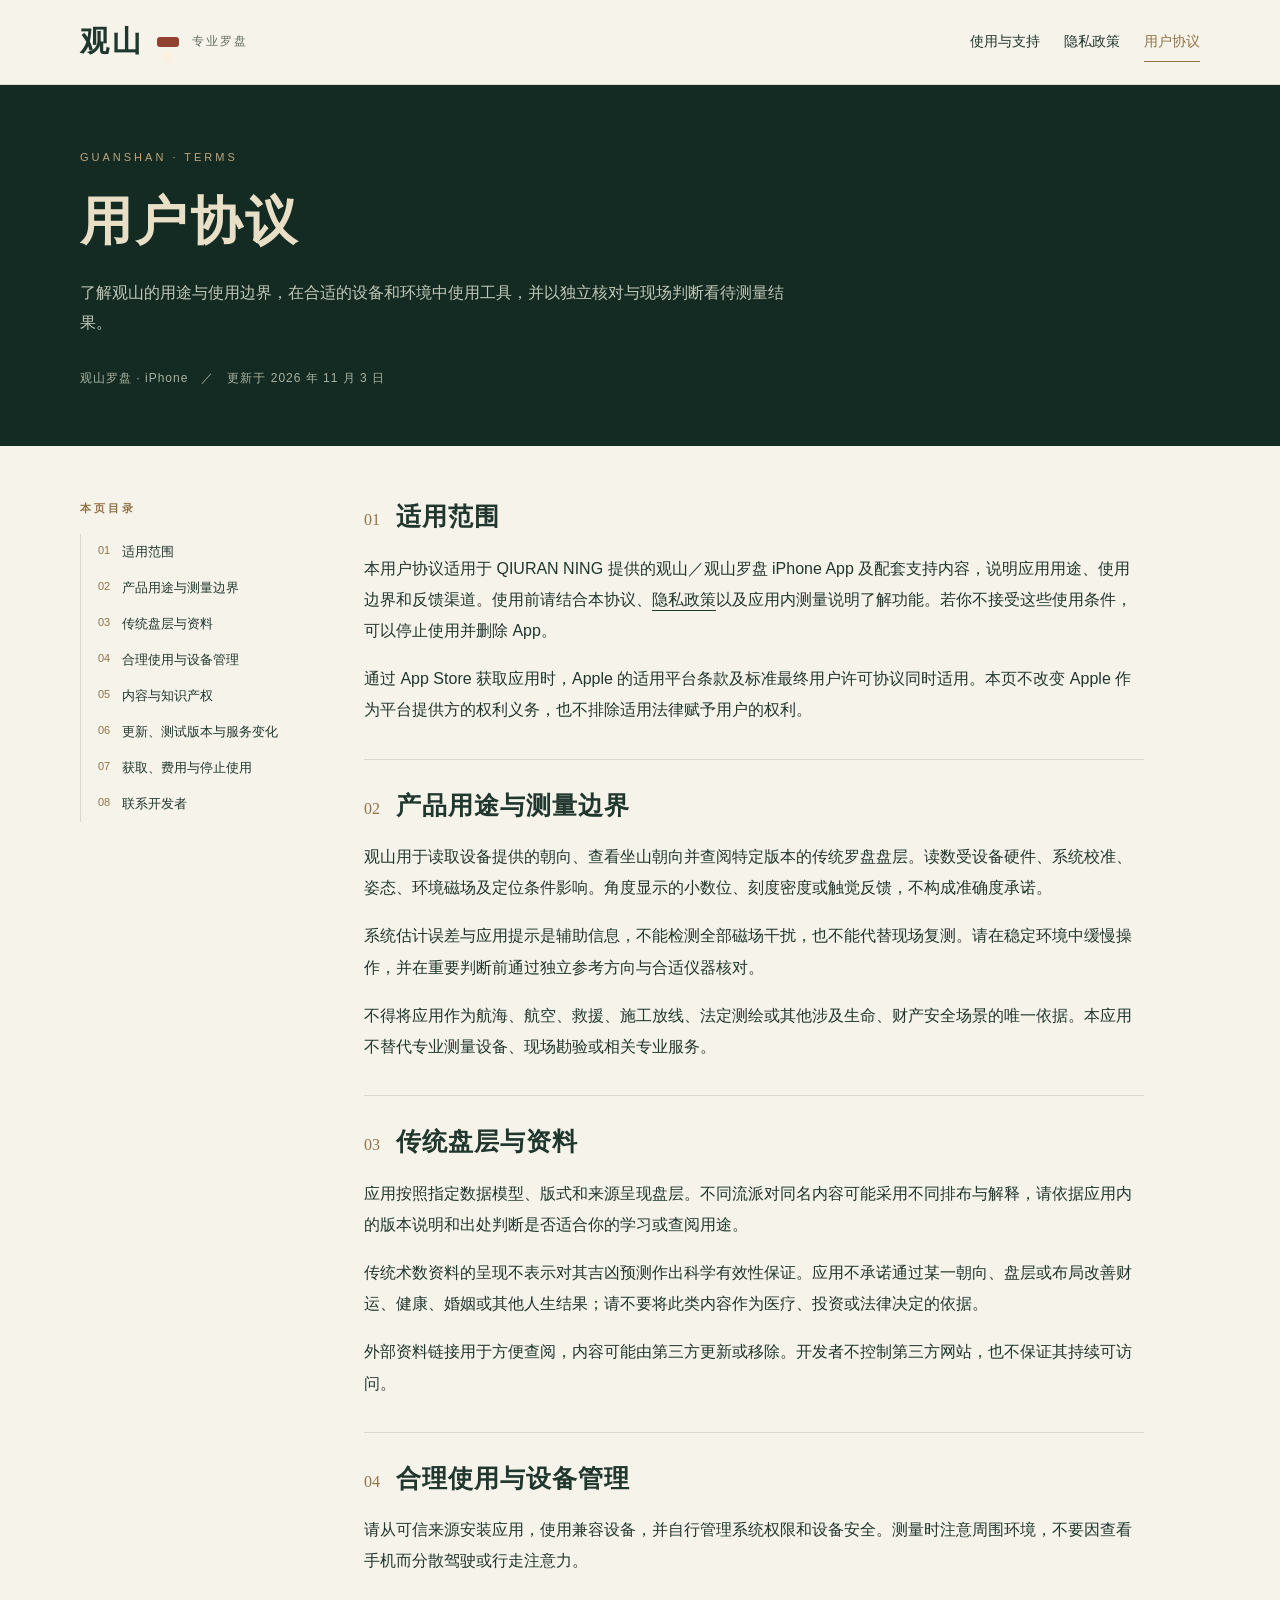
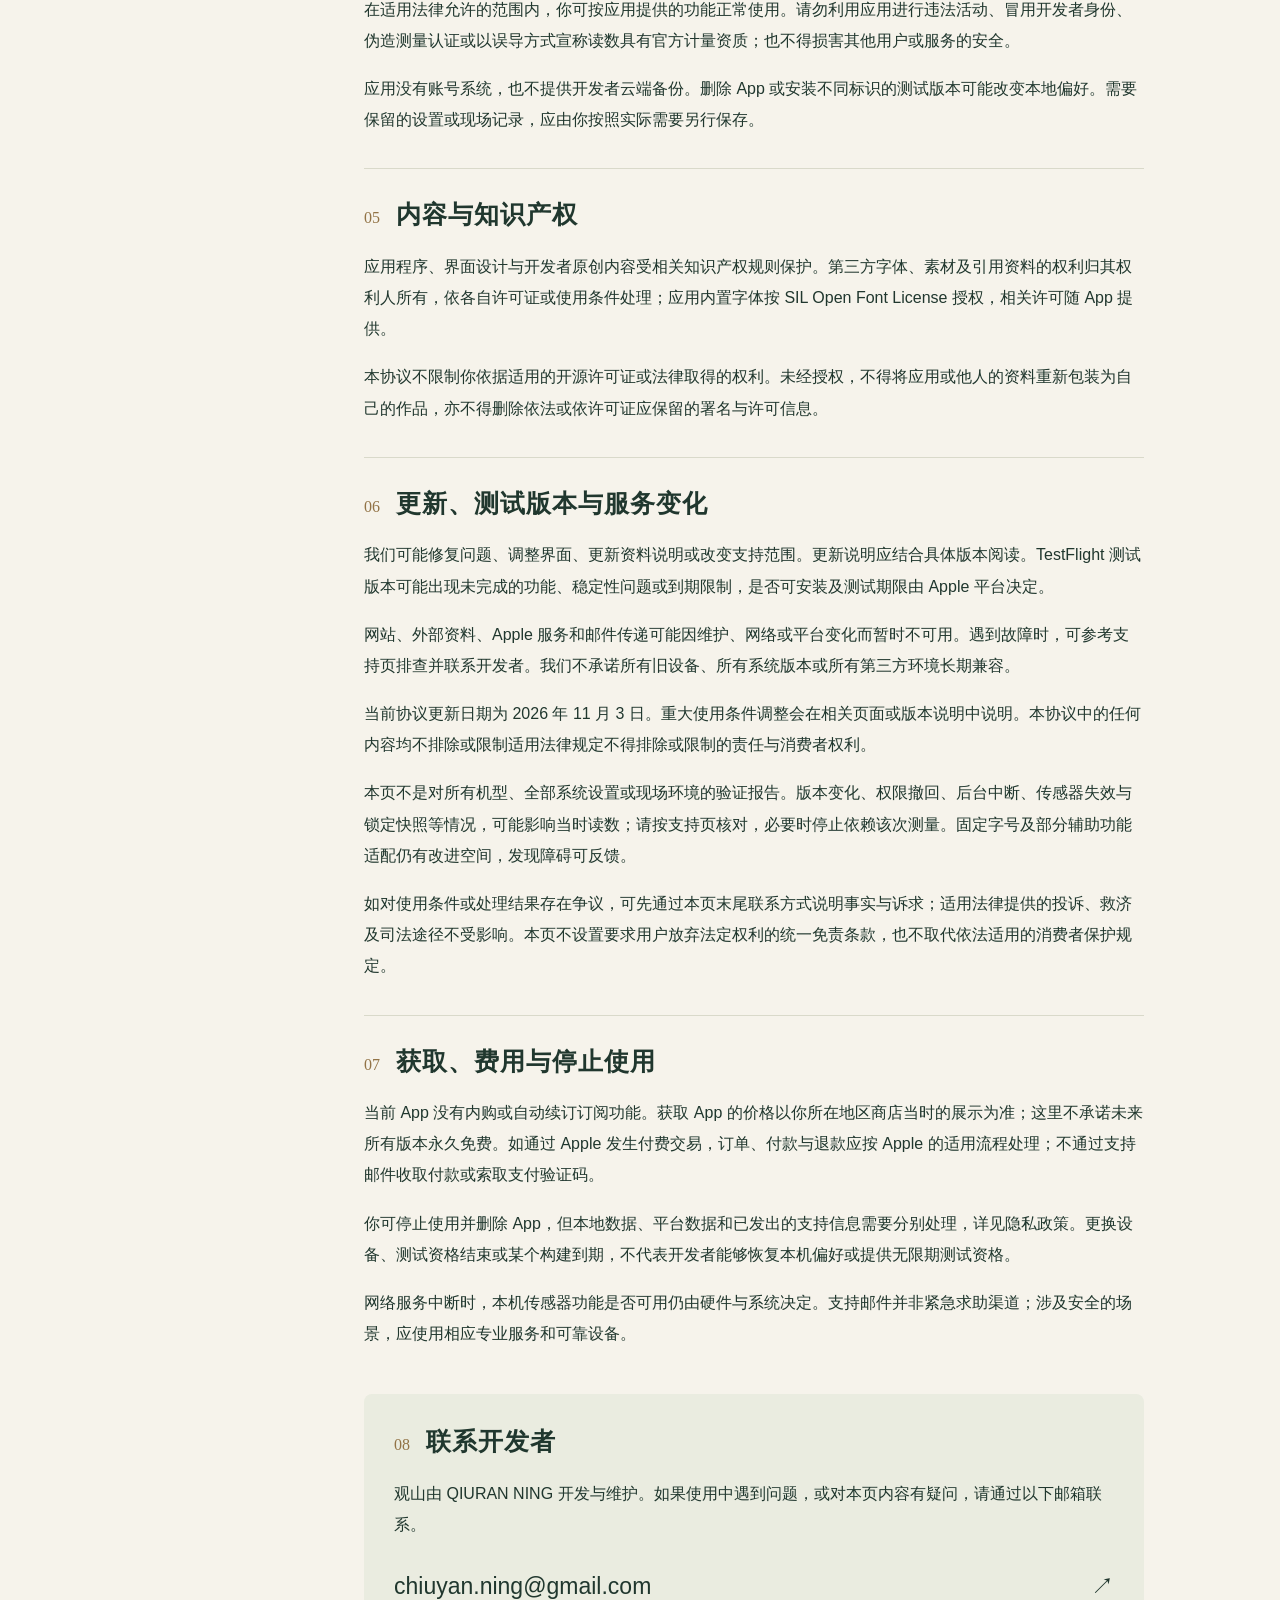
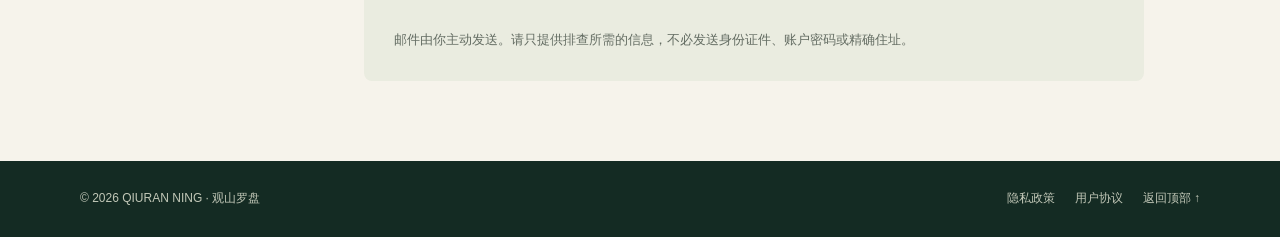
<file: terms.html>
<!doctype html>
<html lang="zh-CN"><head><meta charset="utf-8"><meta name="viewport" content="width=device-width,initial-scale=1"><meta name="color-scheme" content="light"><meta name="theme-color" content="#142b23"><meta name="description" content="了解观山的用途与使用边界，在合适的设备和环境中使用工具，并以独立核对与现场判断看待测量结果。"><title>用户协议 · 观山罗盘</title><link rel="canonical" href="https://chiuyan-dev.github.io/GuanShan-site/terms.html"><link rel="stylesheet" href="style.css"><link rel="icon" href="favicon.svg" type="image/svg+xml"></head>
<body id="top"><a class="skip" href="#content">跳到正文</a><header class="masthead"><a class="brand" href="index.html" aria-label="观山罗盘支持首页"><strong>观山</strong><span class="seal" aria-hidden="true">正针</span><small>专业罗盘</small></a><nav class="nav" aria-label="页面导航"><a href="index.html">使用与支持</a><a href="privacy.html">隐私政策</a><a href="terms.html" aria-current="page">用户协议</a></nav></header><div class="hero"><p class="eyebrow">GUANSHAN · TERMS</p><h1>用户协议</h1><p class="intro">了解观山的用途与使用边界，在合适的设备和环境中使用工具，并以独立核对与现场判断看待测量结果。</p><div class="meta">观山罗盘 · iPhone　／　更新于 2026 年 11 月 3 日</div></div><main class="layout" id="content"><aside class="toc"><h2>本页目录</h2><nav aria-label="本页目录"><ol><li><a href="#scope"><span>01</span>适用范围</a></li><li><a href="#purpose"><span>02</span>产品用途与测量边界</a></li><li><a href="#plates"><span>03</span>传统盘层与资料</a></li><li><a href="#use"><span>04</span>合理使用与设备管理</a></li><li><a href="#ownership"><span>05</span>内容与知识产权</a></li><li><a href="#updates"><span>06</span>更新、测试版本与服务变化</a></li><li><a href="#distribution"><span>07</span>获取、费用与停止使用</a></li><li><a href="#contact"><span>08</span>联系开发者</a></li></ol></nav></aside><article class="article" aria-label="用户协议"><section class="section " id="scope" aria-labelledby="heading-scope"><div class="section-head"><span class="number" aria-hidden="true">01</span><h2 id="heading-scope">适用范围</h2></div><p>本用户协议适用于 QIURAN NING 提供的观山／观山罗盘 iPhone App 及配套支持内容，说明应用用途、使用边界和反馈渠道。使用前请结合本协议、<a href="privacy.html">隐私政策</a>以及应用内测量说明了解功能。若你不接受这些使用条件，可以停止使用并删除 App。</p><p>通过 App Store 获取应用时，Apple 的适用平台条款及标准最终用户许可协议同时适用。本页不改变 Apple 作为平台提供方的权利义务，也不排除适用法律赋予用户的权利。</p></section><section class="section " id="purpose" aria-labelledby="heading-purpose"><div class="section-head"><span class="number" aria-hidden="true">02</span><h2 id="heading-purpose">产品用途与测量边界</h2></div><p>观山用于读取设备提供的朝向、查看坐山朝向并查阅特定版本的传统罗盘盘层。读数受设备硬件、系统校准、姿态、环境磁场及定位条件影响。角度显示的小数位、刻度密度或触觉反馈，不构成准确度承诺。</p><p>系统估计误差与应用提示是辅助信息，不能检测全部磁场干扰，也不能代替现场复测。请在稳定环境中缓慢操作，并在重要判断前通过独立参考方向与合适仪器核对。</p><p>不得将应用作为航海、航空、救援、施工放线、法定测绘或其他涉及生命、财产安全场景的唯一依据。本应用不替代专业测量设备、现场勘验或相关专业服务。</p></section><section class="section " id="plates" aria-labelledby="heading-plates"><div class="section-head"><span class="number" aria-hidden="true">03</span><h2 id="heading-plates">传统盘层与资料</h2></div><p>应用按照指定数据模型、版式和来源呈现盘层。不同流派对同名内容可能采用不同排布与解释，请依据应用内的版本说明和出处判断是否适合你的学习或查阅用途。</p><p>传统术数资料的呈现不表示对其吉凶预测作出科学有效性保证。应用不承诺通过某一朝向、盘层或布局改善财运、健康、婚姻或其他人生结果；请不要将此类内容作为医疗、投资或法律决定的依据。</p><p>外部资料链接用于方便查阅，内容可能由第三方更新或移除。开发者不控制第三方网站，也不保证其持续可访问。</p></section><section class="section " id="use" aria-labelledby="heading-use"><div class="section-head"><span class="number" aria-hidden="true">04</span><h2 id="heading-use">合理使用与设备管理</h2></div><p>请从可信来源安装应用，使用兼容设备，并自行管理系统权限和设备安全。测量时注意周围环境，不要因查看手机而分散驾驶或行走注意力。</p><p>在适用法律允许的范围内，你可按应用提供的功能正常使用。请勿利用应用进行违法活动、冒用开发者身份、伪造测量认证或以误导方式宣称读数具有官方计量资质；也不得损害其他用户或服务的安全。</p><p>应用没有账号系统，也不提供开发者云端备份。删除 App 或安装不同标识的测试版本可能改变本地偏好。需要保留的设置或现场记录，应由你按照实际需要另行保存。</p></section><section class="section " id="ownership" aria-labelledby="heading-ownership"><div class="section-head"><span class="number" aria-hidden="true">05</span><h2 id="heading-ownership">内容与知识产权</h2></div><p>应用程序、界面设计与开发者原创内容受相关知识产权规则保护。第三方字体、素材及引用资料的权利归其权利人所有，依各自许可证或使用条件处理；应用内置字体按 SIL Open Font License 授权，相关许可随 App 提供。</p><p>本协议不限制你依据适用的开源许可证或法律取得的权利。未经授权，不得将应用或他人的资料重新包装为自己的作品，亦不得删除依法或依许可证应保留的署名与许可信息。</p></section><section class="section " id="updates" aria-labelledby="heading-updates"><div class="section-head"><span class="number" aria-hidden="true">06</span><h2 id="heading-updates">更新、测试版本与服务变化</h2></div><p>我们可能修复问题、调整界面、更新资料说明或改变支持范围。更新说明应结合具体版本阅读。TestFlight 测试版本可能出现未完成的功能、稳定性问题或到期限制，是否可安装及测试期限由 Apple 平台决定。</p><p>网站、外部资料、Apple 服务和邮件传递可能因维护、网络或平台变化而暂时不可用。遇到故障时，可参考支持页排查并联系开发者。我们不承诺所有旧设备、所有系统版本或所有第三方环境长期兼容。</p><p>当前协议更新日期为 2026 年 11 月 3 日。重大使用条件调整会在相关页面或版本说明中说明。本协议中的任何内容均不排除或限制适用法律规定不得排除或限制的责任与消费者权利。</p><p>本页不是对所有机型、全部系统设置或现场环境的验证报告。版本变化、权限撤回、后台中断、传感器失效与锁定快照等情况，可能影响当时读数；请按支持页核对，必要时停止依赖该次测量。固定字号及部分辅助功能适配仍有改进空间，发现障碍可反馈。</p><p>如对使用条件或处理结果存在争议，可先通过本页末尾联系方式说明事实与诉求；适用法律提供的投诉、救济及司法途径不受影响。本页不设置要求用户放弃法定权利的统一免责条款，也不取代依法适用的消费者保护规定。</p></section><section class="section " id="distribution" aria-labelledby="heading-distribution"><div class="section-head"><span class="number" aria-hidden="true">07</span><h2 id="heading-distribution">获取、费用与停止使用</h2></div><p>当前 App 没有内购或自动续订订阅功能。获取 App 的价格以你所在地区商店当时的展示为准；这里不承诺未来所有版本永久免费。如通过 Apple 发生付费交易，订单、付款与退款应按 Apple 的适用流程处理；不通过支持邮件收取付款或索取支付验证码。</p><p>你可停止使用并删除 App，但本地数据、平台数据和已发出的支持信息需要分别处理，详见隐私政策。更换设备、测试资格结束或某个构建到期，不代表开发者能够恢复本机偏好或提供无限期测试资格。</p><p>网络服务中断时，本机传感器功能是否可用仍由硬件与系统决定。支持邮件并非紧急求助渠道；涉及安全的场景，应使用相应专业服务和可靠设备。</p></section><section class="section contact" id="contact" aria-labelledby="heading-contact"><div class="section-head"><span class="number" aria-hidden="true">08</span><h2 id="heading-contact">联系开发者</h2></div><p>观山由 QIURAN NING 开发与维护。如果使用中遇到问题，或对本页内容有疑问，请通过以下邮箱联系。</p><a class="email" href="mailto:chiuyan.ning@gmail.com">chiuyan.ning@gmail.com<span aria-hidden="true">↗</span></a><p class="small">邮件由你主动发送。请只提供排查所需的信息，不必发送身份证件、账户密码或精确住址。</p></section></article></main><footer><p>© 2026 QIURAN NING · 观山罗盘</p><div class="footer-links"><a href="privacy.html">隐私政策</a><a href="terms.html">用户协议</a><a href="#top">返回顶部 ↑</a></div></footer></body></html>
</file>
<file: style.css>
@charset "UTF-8";
:root{color-scheme:light;--ink:#20372e;--muted:#646d63;--gold:#927346;--paper:#f6f3eb;--line:#d9d9ca;--deep:#142b23;--serif:"Songti SC","STSong","Noto Serif CJK SC",serif}*{box-sizing:border-box}html{scroll-behavior:smooth;scroll-padding-top:100px}body{margin:0;background:var(--paper);color:var(--ink);font-family:-apple-system,BlinkMacSystemFont,"PingFang SC","Microsoft YaHei",sans-serif;font-size:16px;line-height:1.95}a{color:inherit;text-decoration-thickness:1px;text-underline-offset:5px}a:hover{color:var(--gold)}a:focus-visible,summary:focus-visible{outline:2px solid var(--gold);outline-offset:5px}.skip{position:absolute;top:-80px;left:16px;background:white;padding:10px;z-index:10}.skip:focus{top:12px}.masthead{border-bottom:1px solid var(--line);padding:22px max(24px,calc((100vw - 1120px)/2));display:flex;gap:30px;justify-content:space-between;align-items:center}.brand{display:flex;align-items:center;gap:13px;text-decoration:none;white-space:nowrap}.brand strong{font:700 29px var(--serif);letter-spacing:3px}.seal{font:12px/1.2 var(--serif);background:#924230;color:#fff0d4;padding:5px 4px;border-radius:3px;writing-mode:vertical-rl}.brand small{color:var(--muted);font-size:12px;letter-spacing:2px}.nav{display:flex;gap:24px;flex-wrap:wrap;font-size:14px}.nav a{text-decoration:none;padding:6px 0;border-bottom:1px solid transparent}.nav a[aria-current=page]{color:var(--gold);border-color:var(--gold)}.hero{background:var(--deep);color:#e8dfc6;padding:62px max(24px,calc((100vw - 1120px)/2)) 56px;position:relative;overflow:hidden}.eyebrow{font-size:11px;letter-spacing:3px;color:#bfa579;margin:0 0 18px}.hero h1{font:600 clamp(34px,5vw,52px)/1.35 var(--serif);letter-spacing:3px;margin:0 0 21px}.hero .intro{max-width:730px;color:#c1c7b7;margin:0;font-size:16px;line-height:1.9}.meta{font-size:12px;color:#a9b2a0;margin-top:28px;letter-spacing:1px}.layout{max-width:1120px;margin:0 auto;display:grid;grid-template-columns:220px minmax(0,1fr);gap:64px;padding:52px 0 80px}.toc{position:sticky;top:28px;align-self:start;font-size:13px}.toc h2{font-size:11px;color:var(--gold);letter-spacing:3px;margin:0 0 14px}.toc ol{padding:0;list-style:none;margin:0;border-left:1px solid var(--line)}.toc a{display:flex;gap:12px;padding:7px 0 7px 17px;text-decoration:none;line-height:1.7}.toc span{font-size:11px;color:var(--gold);font-variant-numeric:tabular-nums}.toc a:hover{background:#eae9df}.article{max-width:780px}.section{border-top:1px solid var(--line);padding:27px 0 33px;scroll-margin-top:24px}.section:first-child{border-top:0;padding-top:0}.section-head{display:flex;align-items:baseline;gap:16px}.number{font-family:var(--serif);color:var(--gold);font-size:16px}.section h2{font:600 25px/1.5 var(--serif);margin:0 0 17px;letter-spacing:1px}.section p{margin:0 0 17px}.section p:last-child{margin-bottom:0}.section ul,.section ol{padding-left:1.4em;margin:18px 0}.section li{padding-left:6px;margin:12px 0}strong{font-weight:600}dt{font-weight:600;margin:22px 0 5px}dd{margin:0 0 16px;color:#47574b}details{border-bottom:1px solid var(--line);padding:17px 0}details:first-of-type{border-top:1px solid var(--line)}summary{cursor:pointer;font-weight:600;line-height:1.8}details p{padding-top:13px;color:#47574b}.contact{background:#eaece0;padding:29px 30px;border:0;margin-top:12px;border-radius:8px}.email{display:flex;justify-content:space-between;gap:12px;flex-wrap:wrap;font-size:clamp(17px,3vw,23px);text-decoration:none;margin:24px 0 18px;word-break:break-word}.small{font-size:13px;color:var(--muted)}footer{background:var(--deep);color:#c1c7b7;padding:26px max(24px,calc((100vw - 1120px)/2));font-size:12px;display:flex;gap:20px;justify-content:space-between;align-items:center}footer p{margin:0}.footer-links{display:flex;gap:20px}footer a{text-decoration:none}@media(max-width:1180px){.layout{margin:0 32px;gap:42px;grid-template-columns:190px minmax(0,1fr)}}@media(max-width:760px){body{font-size:15px;line-height:1.95}.masthead{padding:19px 22px;display:block}.brand{gap:10px}.brand small{font-size:11px}.nav{gap:22px;margin-top:17px;font-size:13px}.hero{padding:40px 22px 35px}.hero .intro{font-size:15px}.hero h1{font-size:35px}.meta{margin-top:22px}.layout{display:block;margin:0;padding:26px 22px 46px}.toc{position:static;padding-bottom:28px;margin-bottom:8px}.toc ol{display:grid;grid-template-columns:1fr 1fr;gap:2px 12px}.toc a{font-size:12px;padding:5px 0 5px 12px;gap:8px}.section{padding:25px 0 28px}.section h2{font-size:23px}.section-head{gap:11px}.contact{padding:23px 20px}.email{font-size:18px}footer{padding:24px 22px;display:block}.footer-links{margin-top:14px;gap:20px}}@media(prefers-reduced-motion:reduce){html{scroll-behavior:auto}}@media print{.masthead,.toc,footer,.skip{display:none}.hero{background:none;color:#000;padding:20px 0}.hero .intro,.meta,.eyebrow{color:#333}.layout{display:block;margin:0;padding:20px 0}.section{break-inside:avoid}.contact{background:none;padding:20px 0}details p{display:block}.article{max-width:none}a{color:#000}}
</file>
